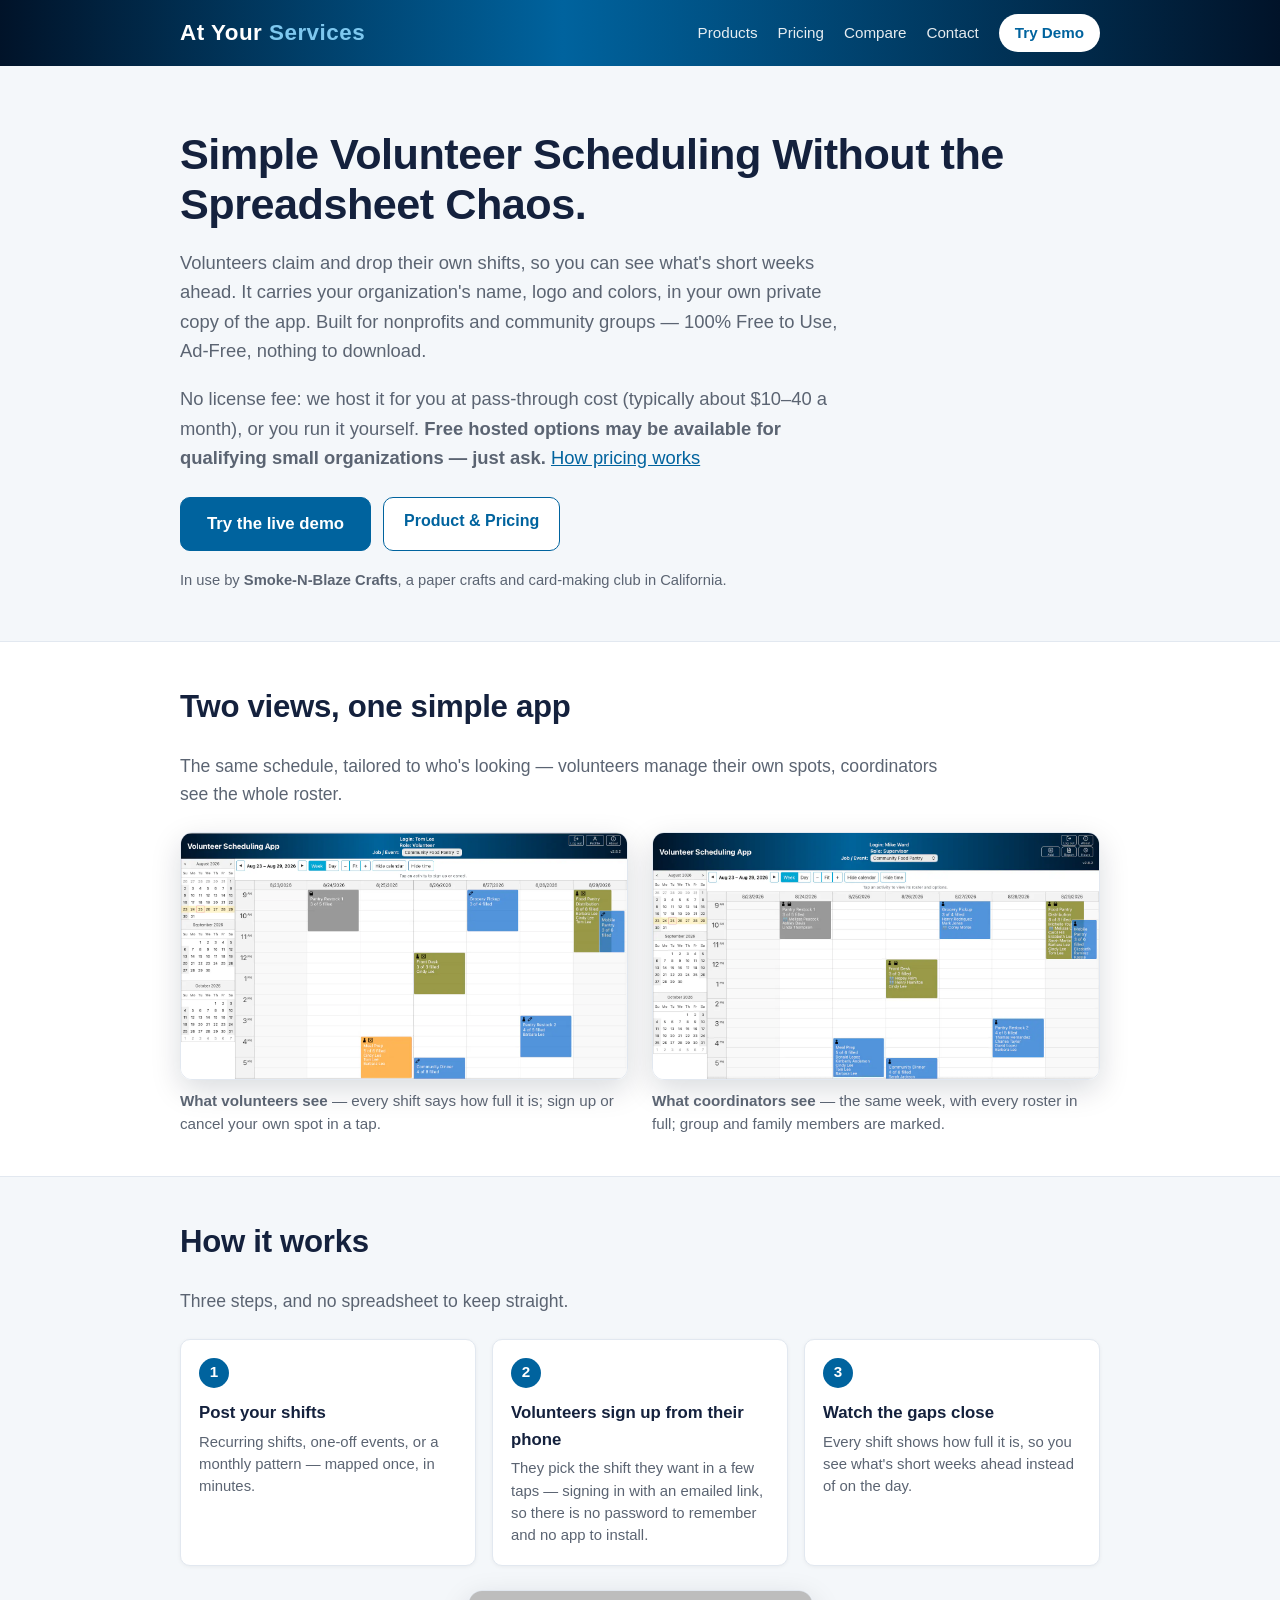
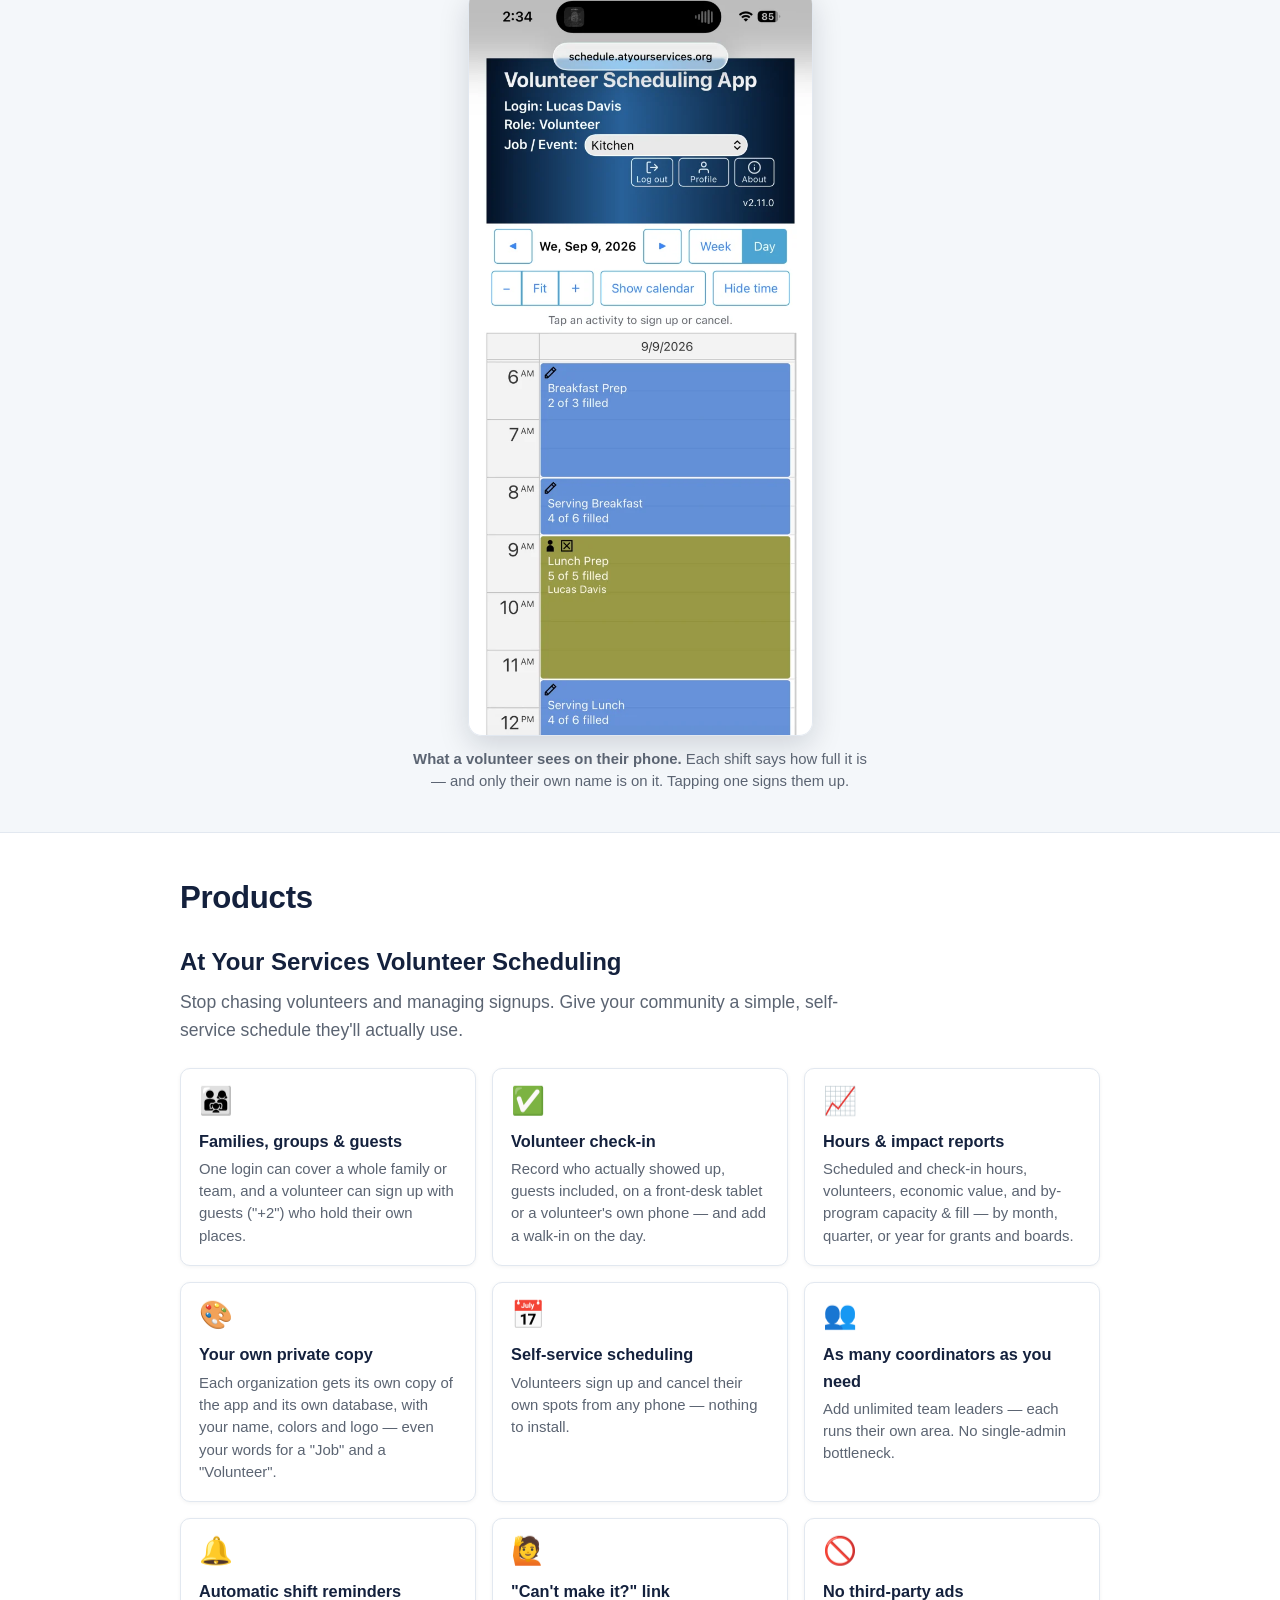
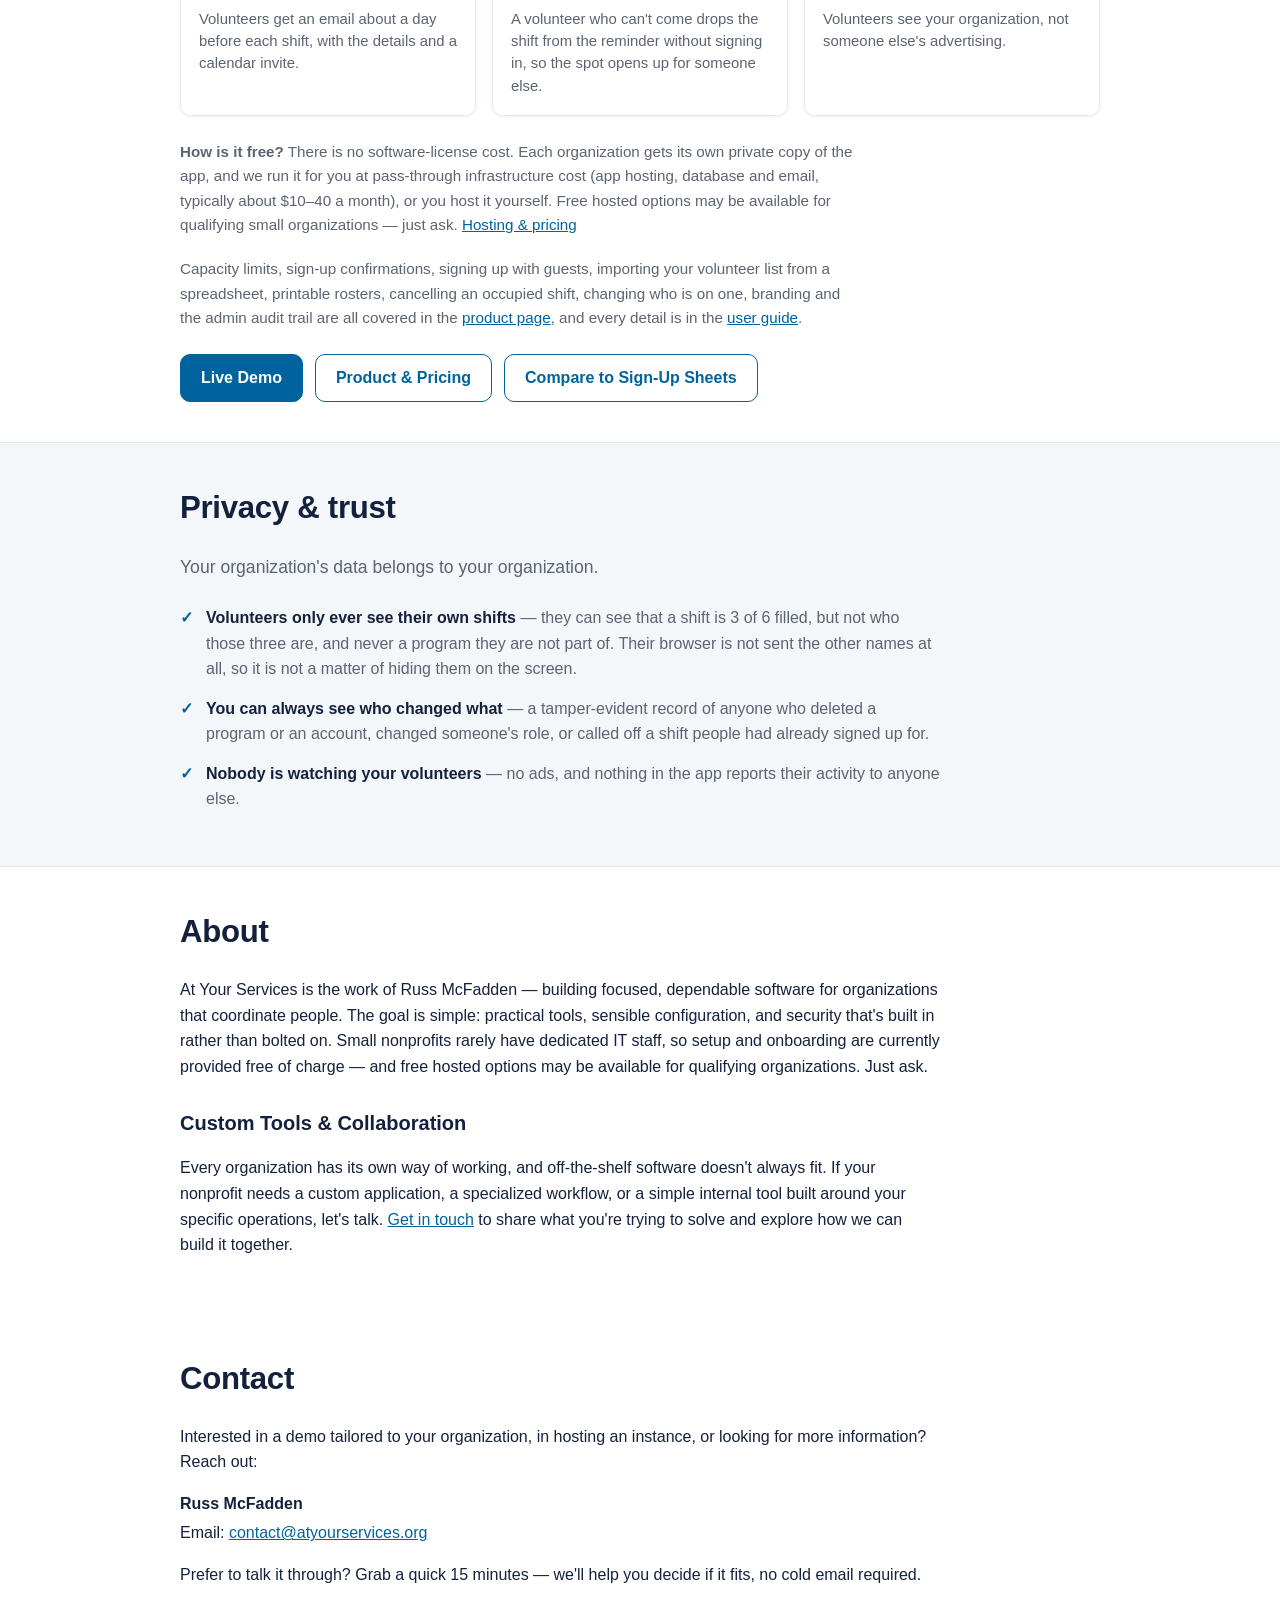
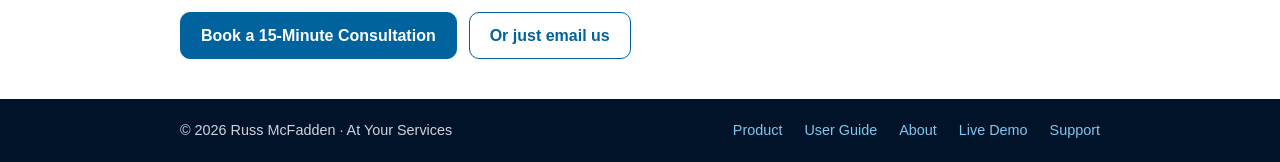
<file: index.html>
<!DOCTYPE html>
<html lang="en">
<head>
  <meta charset="utf-8" />
  <meta name="viewport" content="width=device-width, initial-scale=1" />
  <title>Free Volunteer Scheduling App for Nonprofits | At Your Services</title>
  <meta name="description" content="Free, ad-free volunteer scheduling for small nonprofits. Volunteers claim and drop their own shifts from any phone, with day-of check-in and hours reports." />
  <link rel="canonical" href="https://atyourservices.org/" />
  <meta name="theme-color" content="#00639e" />

  <!-- Icons -->
  <link rel="icon" href="/favicon.svg" type="image/svg+xml" />
  <link rel="icon" href="/favicon.ico" sizes="any" />
  <link rel="apple-touch-icon" href="/apple-touch-icon.png" />

  <!-- Open Graph / Twitter -->
  <meta property="og:type" content="website" />
  <meta property="og:site_name" content="At Your Services" />
  <meta property="og:title" content="Free Volunteer Scheduling App for Nonprofits | At Your Services" />
  <meta property="og:description" content="Free, ad-free volunteer scheduling for small nonprofits. Volunteers claim and drop their own shifts from any phone, with day-of check-in and hours reports." />
  <meta property="og:url" content="https://atyourservices.org/" />
  <meta property="og:image" content="https://atyourservices.org/og-image.png" />
  <meta property="og:image:width" content="1200" />
  <meta property="og:image:height" content="630" />
  <meta name="twitter:card" content="summary_large_image" />
  <meta name="twitter:title" content="Free Volunteer Scheduling App for Nonprofits | At Your Services" />
  <meta name="twitter:description" content="Free, ad-free volunteer scheduling for small nonprofits. Volunteers claim and drop their own shifts from any phone, with day-of check-in and hours reports." />
  <meta name="twitter:image" content="https://atyourservices.org/og-image.png" />

  <link rel="stylesheet" href="styles.css?v=20261120" />

  <script type="application/ld+json">
  {
    "@context": "https://schema.org",
    "@type": "Organization",
    "name": "At Your Services",
    "url": "https://atyourservices.org/",
    "logo": "https://atyourservices.org/apple-touch-icon.png",
    "description": "At Your Services builds volunteer scheduling software and custom operational tools for nonprofits, ministries, schools, clubs, and community groups.",
    "founder": {
      "@type": "Person",
      "name": "Russ McFadden"
    },
    "contactPoint": {
      "@type": "ContactPoint",
      "contactType": "sales",
      "email": "contact@atyourservices.org"
    }
  }
  </script>

  <script type="application/ld+json">
  {
    "@context": "https://schema.org",
    "@type": "WebSite",
    "name": "At Your Services",
    "url": "https://atyourservices.org/",
    "publisher": {
      "@type": "Organization",
      "name": "At Your Services",
      "url": "https://atyourservices.org/"
    }
  }
  </script>

  <script type="application/ld+json">
  {
    "@context": "https://schema.org",
    "@type": "SoftwareApplication",
    "name": "At Your Services Volunteer Scheduling",
    "applicationCategory": "BusinessApplication",
    "operatingSystem": "Web",
    "url": "https://atyourservices.org/products/scheduling",
    "description": "Free, ad-free volunteer scheduling for small nonprofits. Volunteers claim and drop their own shifts from any phone, with family and group accounts, guests, day-of check-in, and volunteer-hours reports for boards and funders.",
    "image": "https://atyourservices.org/og-image.png",
    "offers": {
      "@type": "Offer",
      "price": "0",
      "priceCurrency": "USD",
      "description": "No software-license cost; optional managed hosting at pass-through infrastructure cost."
    },
    "publisher": {
      "@type": "Organization",
      "name": "At Your Services",
      "url": "https://atyourservices.org/"
    }
  }
  </script>
</head>
<body>
  <header class="site-header">
    <div class="wrap header-inner">
      <a class="brand" href="/">At Your <span>Services</span></a>
      <nav class="nav">
        <a href="#products">Products</a>
        <a href="products/scheduling#pricing">Pricing</a>
        <a href="free-volunteer-scheduling">Compare</a>
        <a href="#contact">Contact</a>
        <a class="nav-demo" href="/demo" target="_blank" rel="noopener">Try Demo</a>
      </nav>
    </div>
  </header>

  <section class="hero">
    <div class="wrap">
      <h1>Simple Volunteer Scheduling Without the Spreadsheet Chaos.</h1>
      <p class="lead">
        Volunteers claim and drop their own shifts, so you can see what's short weeks ahead.
        It carries your organization's name, logo and colors, in your own private copy of the app.
        Built for nonprofits and community groups — 100% Free to Use, Ad-Free, nothing to download.
      </p>
      <p class="lead">
        No license fee: we host it for you at pass-through cost (typically about $10&ndash;40 a month), or
        you run it yourself. <strong>Free hosted options may be available for qualifying small organizations — just ask.</strong> <a href="products/scheduling#pricing">How pricing works</a>
      </p>
      <div class="cta-row">
        <a class="btn btn-primary btn-lg" href="/demo" target="_blank" rel="noopener">Try the live demo</a>
        <a class="btn btn-ghost" href="products/scheduling">Product &amp; Pricing</a>
      </div>
      <p class="hero-note">
        In use by <strong>Smoke-N-Blaze Crafts</strong>, a paper crafts and card-making club in California.
      </p>
    </div>
  </section>

  <main>
    <section class="section showcase">
      <div class="wrap">
        <h2>Two views, one simple app</h2>
        <p class="showcase-intro">
          The same schedule, tailored to who's looking — volunteers manage their own spots, coordinators
          see the whole roster.
        </p>
        <div class="shots">
          <figure class="shot">
            <!-- Deliberately NOT lazy: the hero above is text-only, so this is the first large paint
                 in a desktop viewport. Cloudflare RUM named it the LCP element at 7,272ms while it
                 carried the lazy attribute - a browser cannot request an image it has not yet
                 discovered, and discovery waits on layout.
                 The second shot below stays lazy. -->
            <img src="products/volunteer-preview.webp"
                 alt="Volunteer view — a week of food-pantry shifts, each labelled with how many of its places are filled and color-coded by whether it still needs people"
                 width="1405" height="774"
                 onerror="this.closest('figure').style.display='none'" />
            <figcaption><strong>What volunteers see</strong> — every shift says how full it is; sign up or cancel your own spot in a tap.</figcaption>
          </figure>
          <figure class="shot">
            <img src="products/coordinator-preview.webp"
                 alt="Coordinator view of that same week — every shift lists its full roster by name, with group-account members marked"
                 width="1404" height="774"
                 loading="lazy"
                 onerror="this.closest('figure').style.display='none'" />
            <figcaption><strong>What coordinators see</strong> — the same week, with every roster in full; group and family members are marked.</figcaption>
          </figure>
        </div>
      </div>
    </section>


    <section id="how" class="section section-alt">
      <div class="wrap">
        <h2>How it works</h2>
        <p class="showcase-intro">Three steps, and no spreadsheet to keep straight.</p>
        <ol class="steps">
          <li>
            <h3>Post your shifts</h3>
            <p>Recurring shifts, one-off events, or a monthly pattern — mapped once, in minutes.</p>
          </li>
          <li>
            <h3>Volunteers sign up from their phone</h3>
            <p>They pick the shift they want in a few taps — signing in with an emailed link, so there is
               no password to remember and no app to install.</p>
          </li>
          <li>
            <h3>Watch the gaps close</h3>
            <p>Every shift shows how full it is, so you see what's short weeks ahead instead of on the day.</p>
          </li>
        </ol>
        <figure class="phone-shot">
          <img src="products/volunteer-phone.webp"
               alt="A volunteer's phone showing one day in the Kitchen: Breakfast Prep 2 of 3 filled, Serving Breakfast 4 of 6, Lunch Prep full at 5 of 5 with their own name on it, Serving Lunch 4 of 6"
               width="620" height="1345" loading="lazy"
               onerror="this.closest('figure').style.display='none'" />
          <figcaption>
            <strong>What a volunteer sees on their phone.</strong> Each shift says how full it is —
            and only their own name is on it. Tapping one signs them up.
          </figcaption>
        </figure>
      </div>
    </section>

    <section id="products" class="section">
      <div class="wrap">
        <h2>Products</h2>
        <article class="product">
          <h3>At Your Services Volunteer Scheduling</h3>
          <p class="product-intro">
            Stop chasing volunteers and managing signups. Give your community a simple, self-service
            schedule they'll actually use.
          </p>
          <div class="feature-grid">
            <div class="feature-item">
              <span class="ico" aria-hidden="true">👨‍👩‍👧</span>
              <h4>Families, groups &amp; guests</h4>
              <p>One login can cover a whole family or team, and a volunteer can sign up with guests ("+2") who hold their own places.</p>
            </div>
            <div class="feature-item">
              <span class="ico" aria-hidden="true">✅</span>
              <h4>Volunteer check-in</h4>
              <p>Record who actually showed up, guests included, on a front-desk tablet or a volunteer's own phone — and add a walk-in on the day.</p>
            </div>
            <div class="feature-item">
              <span class="ico" aria-hidden="true">📈</span>
              <h4>Hours &amp; impact reports</h4>
              <p>Scheduled and check-in hours, volunteers, economic value, and by-program capacity &amp; fill — by month, quarter, or year for grants and boards.</p>
            </div>
            <div class="feature-item">
              <span class="ico" aria-hidden="true">🎨</span>
              <h4>Your own private copy</h4>
              <p>Each organization gets its own copy of the app and its own database, with your name, colors and logo — even your words for a "Job" and a "Volunteer".</p>
            </div>
            <div class="feature-item">
              <span class="ico" aria-hidden="true">📅</span>
              <h4>Self-service scheduling</h4>
              <p>Volunteers sign up and cancel their own spots from any phone — nothing to install.</p>
            </div>
            <div class="feature-item">
              <span class="ico" aria-hidden="true">👥</span>
              <h4>As many coordinators as you need</h4>
              <p>Add unlimited team leaders — each runs their own area. No single-admin bottleneck.</p>
            </div>
            <div class="feature-item">
              <span class="ico" aria-hidden="true">🔔</span>
              <h4>Automatic shift reminders</h4>
              <p>Volunteers get an email about a day before each shift, with the details and a calendar invite.</p>
            </div>
            <div class="feature-item">
              <span class="ico" aria-hidden="true">🙋</span>
              <h4>"Can't make it?" link</h4>
              <p>A volunteer who can't come drops the shift from the reminder without signing in, so the spot opens up for someone else.</p>
            </div>
            <div class="feature-item">
              <span class="ico" aria-hidden="true">🚫</span>
              <h4>No third-party ads</h4>
              <p>Volunteers see your organization, not someone else's advertising.</p>
            </div>
          </div>
          <p class="product-more">
            <strong>How is it free?</strong> There is no software-license cost. Each organization gets its own
            private copy of the app, and we run it for you at pass-through infrastructure cost (app hosting,
            database and email, typically about $10&ndash;40 a month), or you host it yourself. Free hosted
            options may be available for qualifying small organizations &mdash; just ask.
            <a href="products/scheduling#pricing">Hosting &amp; pricing</a>
          </p>
          <p class="product-more">
            Capacity limits, sign-up confirmations, signing up with guests, importing your volunteer list from a spreadsheet, printable rosters, cancelling an occupied
            shift, changing who is on one, branding and the admin audit trail are all covered in the
            <a href="products/scheduling">product page</a>, and every detail is in the
            <a href="products/scheduling-guide">user guide</a>.
          </p>
          <div class="cta-row">
            <a class="btn btn-primary" href="/demo" target="_blank" rel="noopener">Live Demo</a>
            <a class="btn btn-ghost" href="products/scheduling">Product &amp; Pricing</a>
            <a class="btn btn-ghost" href="free-volunteer-scheduling">Compare to Sign-Up Sheets</a>
          </div>
        </article>

      </div>
    </section>


    <section id="privacy" class="section section-alt">
      <div class="wrap">
        <h2>Privacy &amp; trust</h2>
        <p class="showcase-intro">Your organization's data belongs to your organization.</p>
        <ul class="trust-list">
          <li><strong>Volunteers only ever see their own shifts</strong> — they can see that a shift is
            3 of 6 filled, but not who those three are, and never a program they are not part of.
            Their browser is not sent the other names at all, so it is not a matter of hiding them on
            the screen.</li>
          <li><strong>You can always see who changed what</strong> — a tamper-evident record of anyone
            who deleted a program or an account, changed someone's role, or called off a shift people
            had already signed up for.</li>
          <li><strong>Nobody is watching your volunteers</strong> — no ads, and nothing in the app
            reports their activity to anyone else.</li>
        </ul>
      </div>
    </section>

    <section id="about" class="section">
      <div class="wrap">
        <h2>About</h2>
        <p>
          At Your Services is the work of Russ McFadden — building focused, dependable software for
          organizations that coordinate people. The goal is simple: practical tools, sensible
          configuration, and security that's built in rather than bolted on. Small nonprofits rarely have
          dedicated IT staff, so setup and onboarding are currently provided free of charge — and free
          hosted options may be available for qualifying organizations. Just ask.
        </p>
        <h3>Custom Tools &amp; Collaboration</h3>
        <p>
          Every organization has its own way of working, and off-the-shelf software doesn't always fit.
          If your nonprofit needs a custom application, a specialized workflow, or a simple internal
          tool built around your specific operations, let's talk. <a href="#contact">Get in touch</a>
          to share what you're trying to solve and explore how we can build it together.
        </p>
      </div>
    </section>

    <section id="contact" class="section">
      <div class="wrap">
        <h2>Contact</h2>
        <p>Interested in a demo tailored to your organization, in hosting an instance, or looking for more information? Reach out:</p>
        <ul class="contact-list">
          <li><strong>Russ McFadden</strong></li>
          <li>Email: <a href="mailto:contact@atyourservices.org">contact@atyourservices.org</a></li>
        </ul>
        <p>Prefer to talk it through? Grab a quick 15 minutes — we'll help you decide if it fits, no cold email required.</p>
        <div class="cta-row">
          <!-- Google Calendar appointment schedule (direct link; opens the booking page in a new tab). -->
          <a class="btn btn-primary" href="/book" target="_blank" rel="noopener">Book a 15-Minute Consultation</a>
          <a class="btn btn-ghost" href="mailto:contact@atyourservices.org">Or just email us</a>
        </div>
      </div>
    </section>
  </main>

  <footer class="site-footer">
    <div class="wrap footer-inner">
      <span>© <span id="year"></span> Russ McFadden · At Your Services</span>
      <nav class="footer-links">
        <a href="products/scheduling">Product</a>
        <a href="products/scheduling-guide">User Guide</a>
        <a href="#about">About</a>
        <a href="/demo" target="_blank" rel="noopener">Live Demo</a>
        <a href="mailto:contact@atyourservices.org">Support</a>
      </nav>
    </div>
  </footer>
  <script>
    document.getElementById('year').textContent = new Date().getFullYear();

    // The header is sticky, so a nav jump to #how / #products lands the heading underneath it unless the
    // target reserves the header's height - and that height is not one number (it grows to a column
    // under 600px, and page zoom moves the boundary). Measured here, same as the product page; the CSS
    // fallback is the TALLER value, so with no script an anchor sits low rather than hidden.
    (function () {
      var hdr = document.querySelector('.site-header');
      if (!hdr) return;
      var set = function () {
        document.documentElement.style.setProperty('--header-h', hdr.offsetHeight + 'px');
      };
      set();
      addEventListener('resize', set);
    })();
  </script>
</body>
</html>
</file>
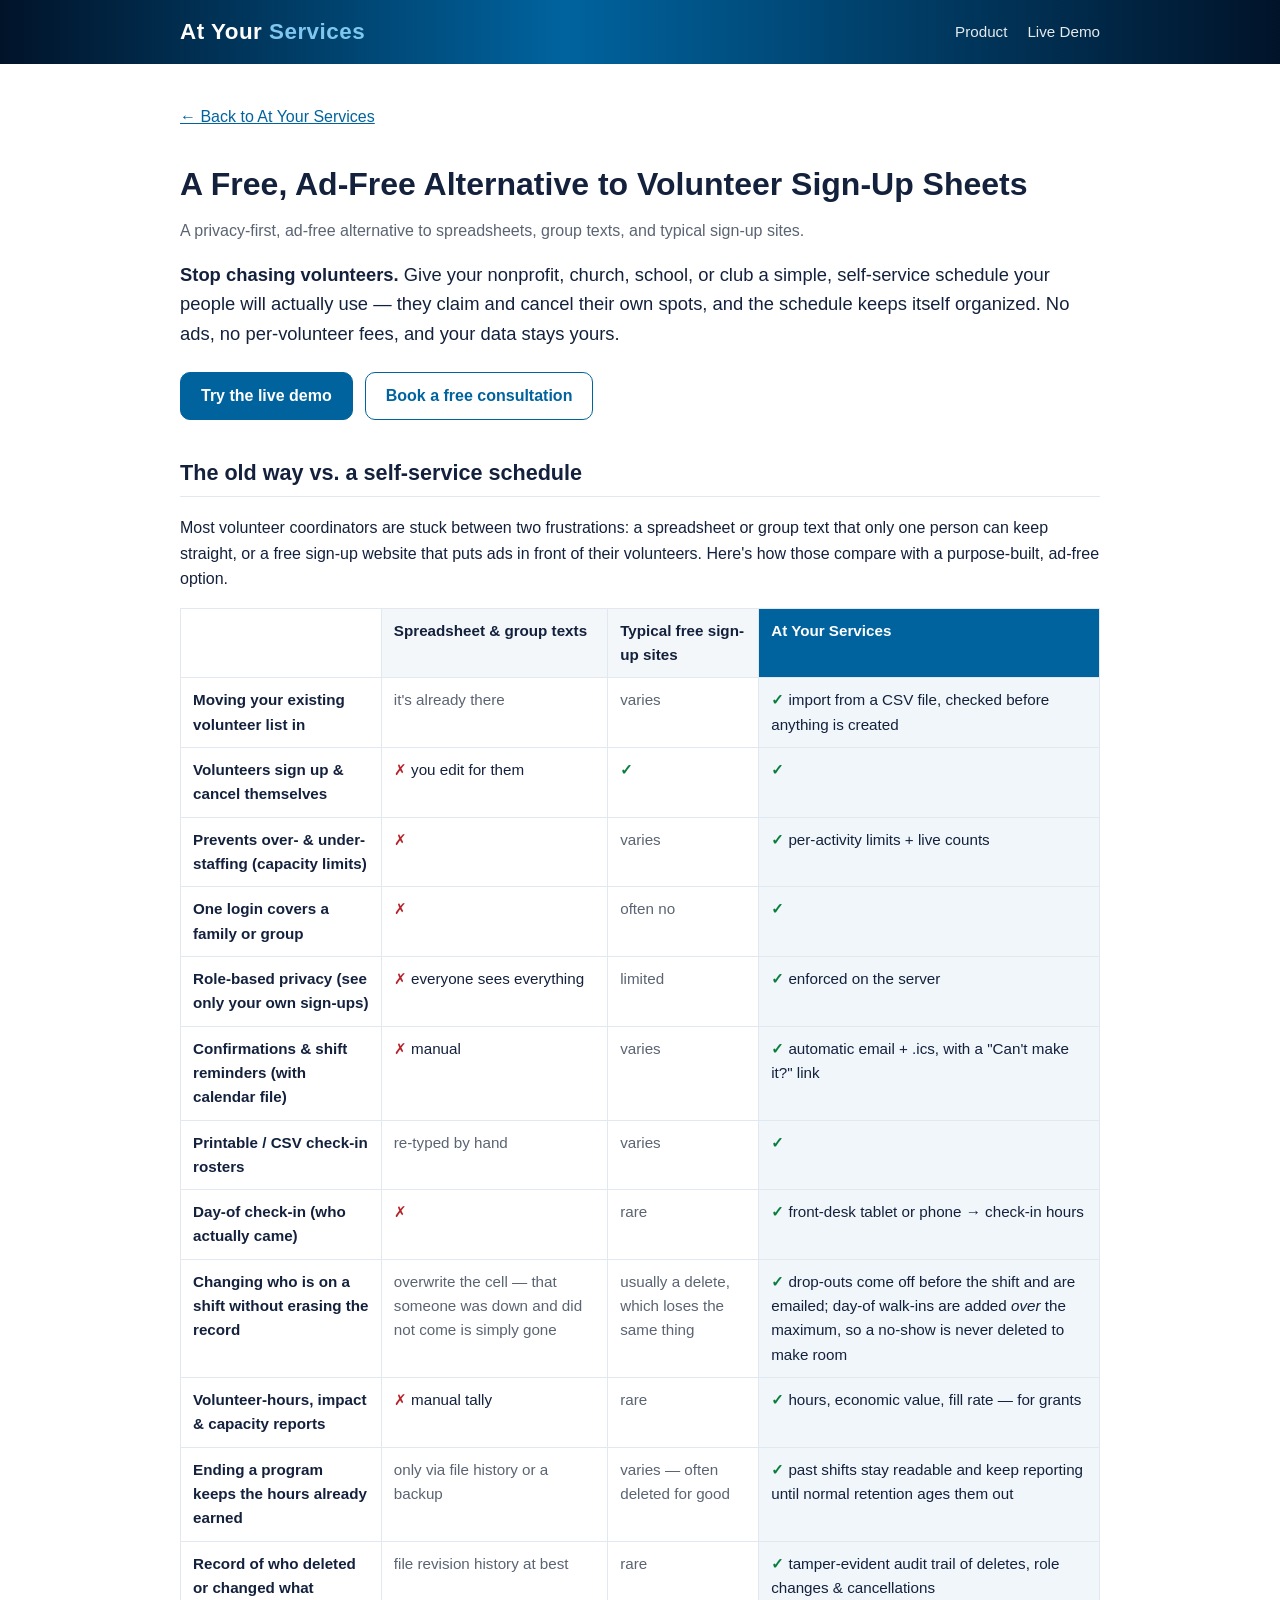
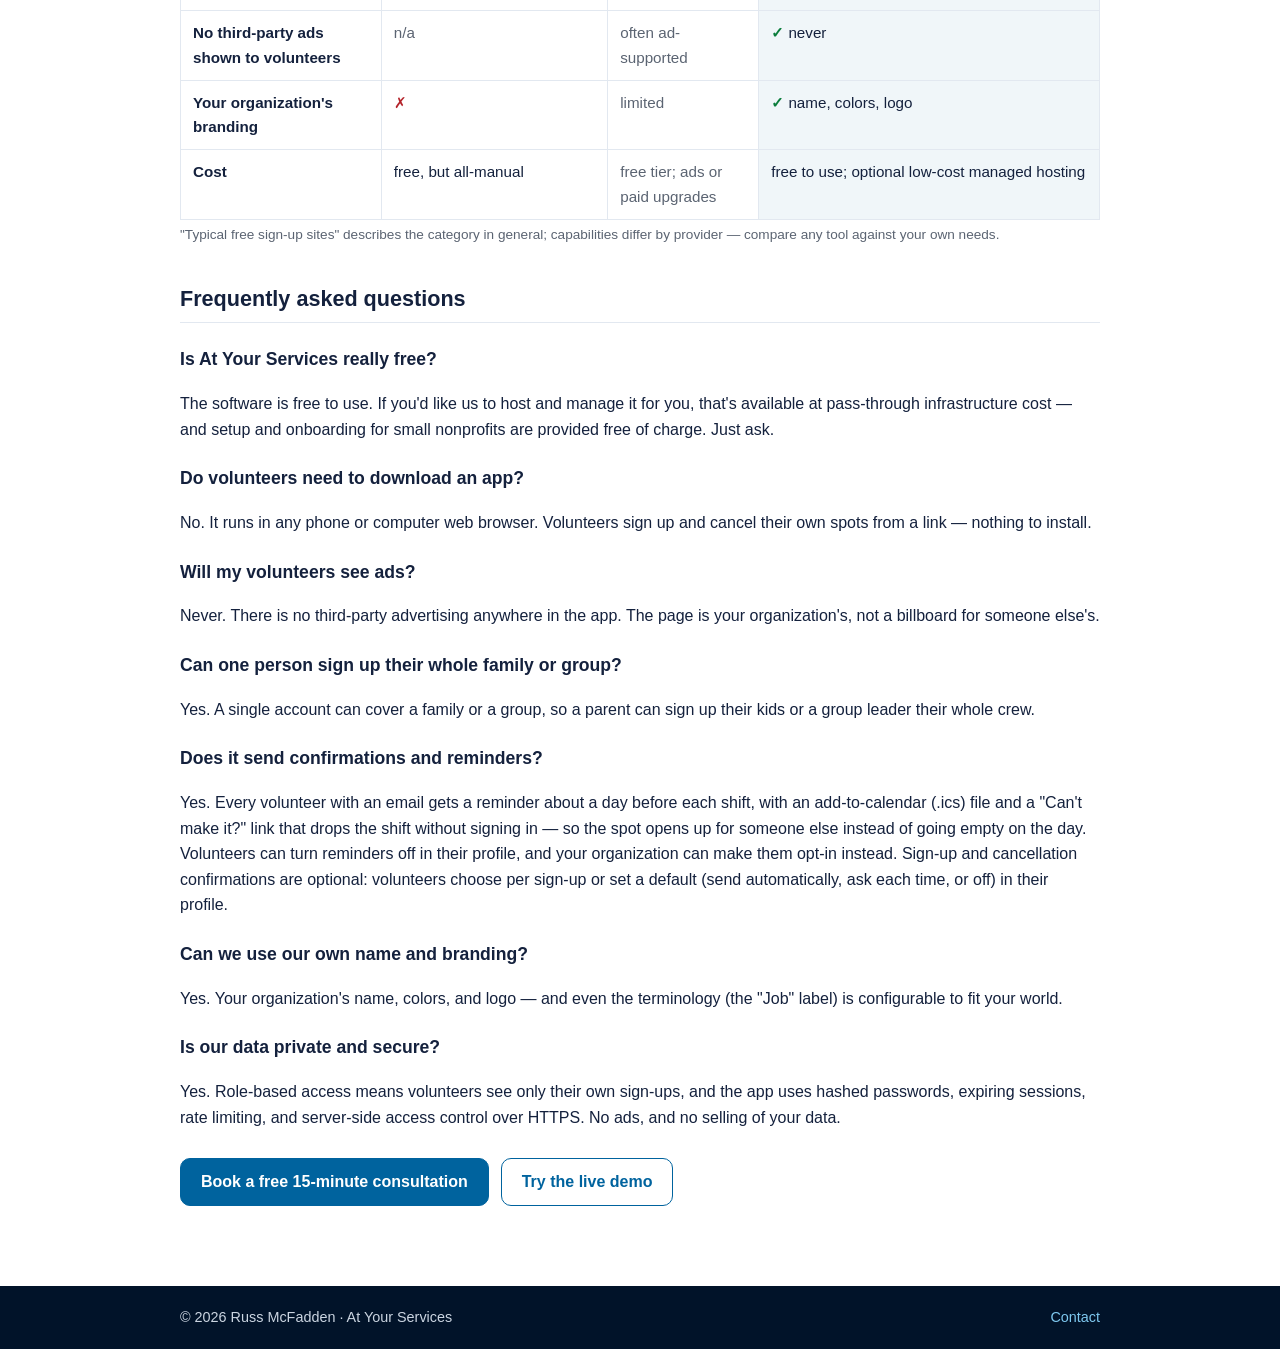
<file: free-volunteer-scheduling.html>
<!DOCTYPE html>
<html lang="en">
<head>
  <meta charset="utf-8" />
  <meta name="viewport" content="width=device-width, initial-scale=1" />
  <title>Free, Ad-Free Volunteer Sign-Up Sheet Alternative | At Your Services</title>
  <meta name="description" content="Free, ad-free volunteer scheduling for nonprofits and churches: volunteers book and cancel their own spots, with capacity limits and shift reminders." />
  <link rel="canonical" href="https://atyourservices.org/free-volunteer-scheduling" />
  <meta name="theme-color" content="#00639e" />

  <!-- Icons -->
  <link rel="icon" href="/favicon.svg" type="image/svg+xml" />
  <link rel="icon" href="/favicon.ico" sizes="any" />
  <link rel="apple-touch-icon" href="/apple-touch-icon.png" />

  <!-- Open Graph / Twitter -->
  <meta property="og:type" content="website" />
  <meta property="og:site_name" content="At Your Services" />
  <meta property="og:title" content="Free, Ad-Free Volunteer Sign-Up Sheet Alternative | At Your Services" />
  <meta property="og:description" content="A privacy-first, ad-free alternative to spreadsheets, group texts, and typical sign-up sites. Volunteers manage their own spots; you stop chasing." />
  <meta property="og:url" content="https://atyourservices.org/free-volunteer-scheduling" />
  <meta property="og:image" content="https://atyourservices.org/og-image.png" />
  <meta property="og:image:width" content="1200" />
  <meta property="og:image:height" content="630" />
  <meta name="twitter:card" content="summary_large_image" />
  <meta name="twitter:title" content="Free, Ad-Free Volunteer Sign-Up Sheet Alternative | At Your Services" />
  <meta name="twitter:description" content="A privacy-first, ad-free alternative to spreadsheets, group texts, and typical sign-up sites. Volunteers manage their own spots; you stop chasing." />
  <meta name="twitter:image" content="https://atyourservices.org/og-image.png" />

  <link rel="stylesheet" href="styles.css?v=20260909" />

  <style>
    /* page-scoped styling for the comparison table + FAQ, reusing the site's tokens */
    .cmp-wrap { overflow-x: auto; margin: 8px 0 4px; }
    table.cmp { border-collapse: collapse; width: 100%; min-width: 640px; font-size: 0.95rem; }
    table.cmp th, table.cmp td { border: 1px solid var(--border); padding: 10px 12px; text-align: left; vertical-align: top; }
    table.cmp thead th { background: var(--bg-alt); color: var(--ink); }
    table.cmp th.rowh { font-weight: 600; background: #fff; }
    table.cmp th.us, table.cmp td.us { background: rgba(0, 99, 158, 0.06); }
    table.cmp thead th.us { background: var(--accent); color: #fff; }
    table.cmp .yes { color: #0a7d3c; font-weight: 600; }
    table.cmp .no { color: #b4232a; }
    table.cmp .maybe { color: var(--muted); }
    .faq h3 { margin-top: 22px; }
    .faq p { margin-top: 6px; }
  </style>

  <script type="application/ld+json">
  {
    "@context": "https://schema.org",
    "@type": "BreadcrumbList",
    "itemListElement": [
      { "@type": "ListItem", "position": 1, "name": "Home", "item": "https://atyourservices.org/" },
      { "@type": "ListItem", "position": 2, "name": "Free Sign-Up Sheet Alternative", "item": "https://atyourservices.org/free-volunteer-scheduling" }
    ]
  }
  </script>

  <script type="application/ld+json">
  {
    "@context": "https://schema.org",
    "@type": "FAQPage",
    "mainEntity": [
      {
        "@type": "Question",
        "name": "Is At Your Services really free?",
        "acceptedAnswer": { "@type": "Answer", "text": "The software is free to use. If you'd like us to host and manage it for you, that's available at pass-through infrastructure cost, and setup and onboarding for small nonprofits are provided free of charge." }
      },
      {
        "@type": "Question",
        "name": "Do volunteers need to download an app?",
        "acceptedAnswer": { "@type": "Answer", "text": "No. It runs in any phone or computer web browser. Volunteers sign up and cancel their own spots from a link — nothing to install." }
      },
      {
        "@type": "Question",
        "name": "Will my volunteers see ads?",
        "acceptedAnswer": { "@type": "Answer", "text": "Never. There is no third-party advertising anywhere in the app. The page is your organization's, not a billboard for someone else's." }
      },
      {
        "@type": "Question",
        "name": "Can one person sign up their whole family or group?",
        "acceptedAnswer": { "@type": "Answer", "text": "Yes. A single account can cover a family or a group, so a parent can sign up their kids or a group leader their whole crew." }
      },
      {
        "@type": "Question",
        "name": "Does it send confirmations and reminders?",
        "acceptedAnswer": { "@type": "Answer", "text": "Yes. Every volunteer with an email gets a reminder about a day before each shift, with an add-to-calendar (.ics) file and a \"Can't make it?\" link that drops the shift without signing in, so the spot opens up for someone else. Volunteers can turn reminders off in their profile, and your organization can make them opt-in instead. Sign-up and cancellation confirmations are optional: volunteers choose per sign-up or set a default in their profile." }
      },
      {
        "@type": "Question",
        "name": "Can we use our own name and branding?",
        "acceptedAnswer": { "@type": "Answer", "text": "Yes. Your organization's name, colors, and logo — and even the terminology (the \"Job\" label) is configurable to fit your world." }
      },
      {
        "@type": "Question",
        "name": "Is our data private and secure?",
        "acceptedAnswer": { "@type": "Answer", "text": "Yes. Role-based access means volunteers see only their own sign-ups, and the app uses hashed passwords, expiring sessions, rate limiting, and server-side access control over HTTPS. No ads, and no selling of your data." }
      }
    ]
  }
  </script>
</head>
<body>
  <header class="site-header">
    <div class="wrap header-inner">
      <a class="brand" href="/">At Your <span>Services</span></a>
      <nav class="nav">
        <a href="/products/scheduling">Product</a>
        <a href="/demo" target="_blank" rel="noopener">Live Demo</a>
      </nav>
    </div>
  </header>

  <main class="doc">
    <div class="wrap">
      <a class="backlink" href="/">← Back to At Your Services</a>
      <h1>A Free, Ad-Free Alternative to Volunteer Sign-Up Sheets</h1>
      <p class="subtitle">A privacy-first, ad-free alternative to spreadsheets, group texts, and typical sign-up sites.</p>
      <p class="lead-hook">
        <strong>Stop chasing volunteers.</strong> Give your nonprofit, church, school, or club a simple,
        self-service schedule your people will actually use — they claim and cancel their own spots, and
        the schedule keeps itself organized. No ads, no per-volunteer fees, and your data stays yours.
      </p>
      <p class="cta-row">
        <a class="btn btn-primary" href="/demo" target="_blank" rel="noopener">Try the live demo</a>
        <a class="btn btn-ghost" href="/#contact">Book a free consultation</a>
      </p>

      <h2>The old way vs. a self-service schedule</h2>
      <p>
        Most volunteer coordinators are stuck between two frustrations: a spreadsheet or group text that
        only one person can keep straight, or a free sign-up website that puts ads in front of their
        volunteers. Here's how those compare with a purpose-built, ad-free option.
      </p>
      <div class="cmp-wrap">
        <table class="cmp">
          <thead>
            <tr>
              <th class="rowh">&nbsp;</th>
              <th>Spreadsheet &amp; group texts</th>
              <th>Typical free sign-up sites</th>
              <th class="us">At Your Services</th>
            </tr>
          </thead>
          <tbody>
            <tr>
              <th class="rowh">Moving your existing volunteer list in</th>
              <td class="maybe">it's already there</td>
              <td class="maybe">varies</td>
              <td class="us"><span class="yes">✓</span> import from a CSV file, checked before anything is created</td>
            </tr>
            <tr>
              <th class="rowh">Volunteers sign up &amp; cancel themselves</th>
              <td><span class="no">✗</span> you edit for them</td>
              <td><span class="yes">✓</span></td>
              <td class="us"><span class="yes">✓</span></td>
            </tr>
            <tr>
              <th class="rowh">Prevents over- &amp; under-staffing (capacity limits)</th>
              <td><span class="no">✗</span></td>
              <td class="maybe">varies</td>
              <td class="us"><span class="yes">✓</span> per-activity limits + live counts</td>
            </tr>
            <tr>
              <th class="rowh">One login covers a family or group</th>
              <td><span class="no">✗</span></td>
              <td class="maybe">often no</td>
              <td class="us"><span class="yes">✓</span></td>
            </tr>
            <tr>
              <th class="rowh">Role-based privacy (see only your own sign-ups)</th>
              <td><span class="no">✗</span> everyone sees everything</td>
              <td class="maybe">limited</td>
              <td class="us"><span class="yes">✓</span> enforced on the server</td>
            </tr>
            <tr>
              <th class="rowh">Confirmations &amp; shift reminders (with calendar file)</th>
              <td><span class="no">✗</span> manual</td>
              <td class="maybe">varies</td>
              <td class="us"><span class="yes">✓</span> automatic email + .ics, with a "Can't make it?" link</td>
            </tr>
            <tr>
              <th class="rowh">Printable / CSV check-in rosters</th>
              <td class="maybe">re-typed by hand</td>
              <td class="maybe">varies</td>
              <td class="us"><span class="yes">✓</span></td>
            </tr>
            <tr>
              <th class="rowh">Day-of check-in (who actually came)</th>
              <td><span class="no">✗</span></td>
              <td class="maybe">rare</td>
              <td class="us"><span class="yes">✓</span> front-desk tablet or phone → check-in hours</td>
            </tr>
            <tr>
              <th class="rowh">Changing who is on a shift without erasing the record</th>
              <td class="maybe">overwrite the cell — that someone was down and did not come is simply gone</td>
              <td class="maybe">usually a delete, which loses the same thing</td>
              <td class="us"><span class="yes">✓</span> drop-outs come off before the shift and are emailed; day-of walk-ins are added <em>over</em> the maximum, so a no-show is never deleted to make room</td>
            </tr>
            <tr>
              <th class="rowh">Volunteer-hours, impact &amp; capacity reports</th>
              <td><span class="no">✗</span> manual tally</td>
              <td class="maybe">rare</td>
              <td class="us"><span class="yes">✓</span> hours, economic value, fill rate — for grants</td>
            </tr>
            <tr>
              <th class="rowh">Ending a program keeps the hours already earned</th>
              <td class="maybe">only via file history or a backup</td>
              <td class="maybe">varies — often deleted for good</td>
              <td class="us"><span class="yes">✓</span> past shifts stay readable and keep reporting until normal retention ages them out</td>
            </tr>
            <tr>
              <th class="rowh">Record of who deleted or changed what</th>
              <td class="maybe">file revision history at best</td>
              <td class="maybe">rare</td>
              <td class="us"><span class="yes">✓</span> tamper-evident audit trail of deletes, role changes &amp; cancellations</td>
            </tr>
            <tr>
              <th class="rowh">No third-party ads shown to volunteers</th>
              <td class="maybe">n/a</td>
              <td class="maybe">often ad-supported</td>
              <td class="us"><span class="yes">✓</span> never</td>
            </tr>
            <tr>
              <th class="rowh">Your organization's branding</th>
              <td><span class="no">✗</span></td>
              <td class="maybe">limited</td>
              <td class="us"><span class="yes">✓</span> name, colors, logo</td>
            </tr>
            <tr>
              <th class="rowh">Cost</th>
              <td>free, but all-manual</td>
              <td class="maybe">free tier; ads or paid upgrades</td>
              <td class="us">free to use; optional low-cost managed hosting</td>
            </tr>
          </tbody>
        </table>
      </div>
      <p class="subtitle" style="font-size:0.85rem;">
        "Typical free sign-up sites" describes the category in general; capabilities differ by provider —
        compare any tool against your own needs.
      </p>

      <h2>Frequently asked questions</h2>
      <div class="faq">
        <h3>Is At Your Services really free?</h3>
        <p>The software is free to use. If you'd like us to host and manage it for you, that's available at pass-through infrastructure cost — and setup and onboarding for small nonprofits are provided free of charge. Just ask.</p>

        <h3>Do volunteers need to download an app?</h3>
        <p>No. It runs in any phone or computer web browser. Volunteers sign up and cancel their own spots from a link — nothing to install.</p>

        <h3>Will my volunteers see ads?</h3>
        <p>Never. There is no third-party advertising anywhere in the app. The page is your organization's, not a billboard for someone else's.</p>

        <h3>Can one person sign up their whole family or group?</h3>
        <p>Yes. A single account can cover a family or a group, so a parent can sign up their kids or a group leader their whole crew.</p>

        <h3>Does it send confirmations and reminders?</h3>
        <p>Yes. Every volunteer with an email gets a reminder about a day before each shift, with an add-to-calendar (.ics) file and a "Can't make it?" link that drops the shift without signing in — so the spot opens up for someone else instead of going empty on the day. Volunteers can turn reminders off in their profile, and your organization can make them opt-in instead. Sign-up and cancellation confirmations are optional: volunteers choose per sign-up or set a default (send automatically, ask each time, or off) in their profile.</p>

        <h3>Can we use our own name and branding?</h3>
        <p>Yes. Your organization's name, colors, and logo — and even the terminology (the "Job" label) is configurable to fit your world.</p>

        <h3>Is our data private and secure?</h3>
        <p>Yes. Role-based access means volunteers see only their own sign-ups, and the app uses hashed passwords, expiring sessions, rate limiting, and server-side access control over HTTPS. No ads, and no selling of your data.</p>
      </div>

      <p class="cta-row" style="margin-top: 28px;">
        <a class="btn btn-primary" href="/#contact">Book a free 15-minute consultation</a>
        <a class="btn btn-ghost" href="/demo" target="_blank" rel="noopener">Try the live demo</a>
      </p>
    </div>
  </main>

  <footer class="site-footer">
    <div class="wrap footer-inner">
      <span>© <span id="year"></span> Russ McFadden · At Your Services</span>
      <a href="/#contact">Contact</a>
    </div>
  </footer>
  <script>document.getElementById('year').textContent = new Date().getFullYear();</script>
</body>
</html>
</file>
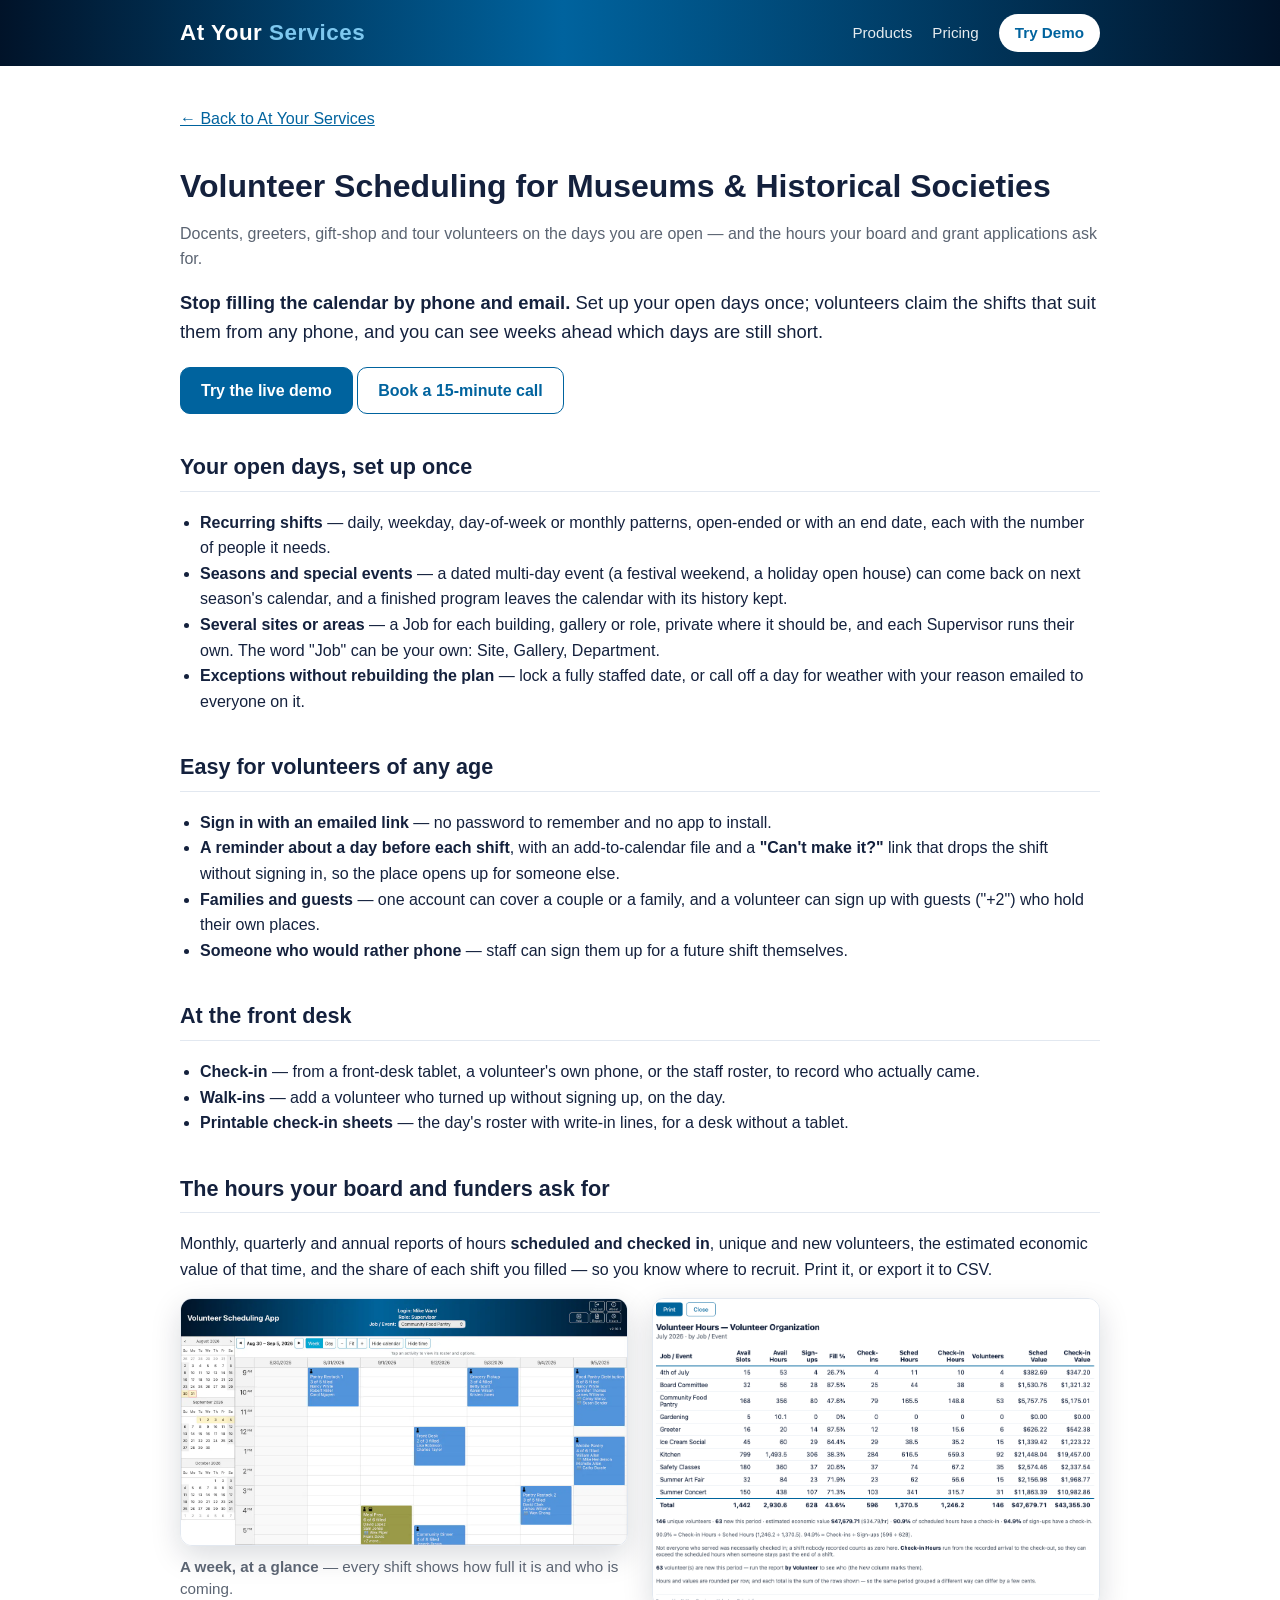
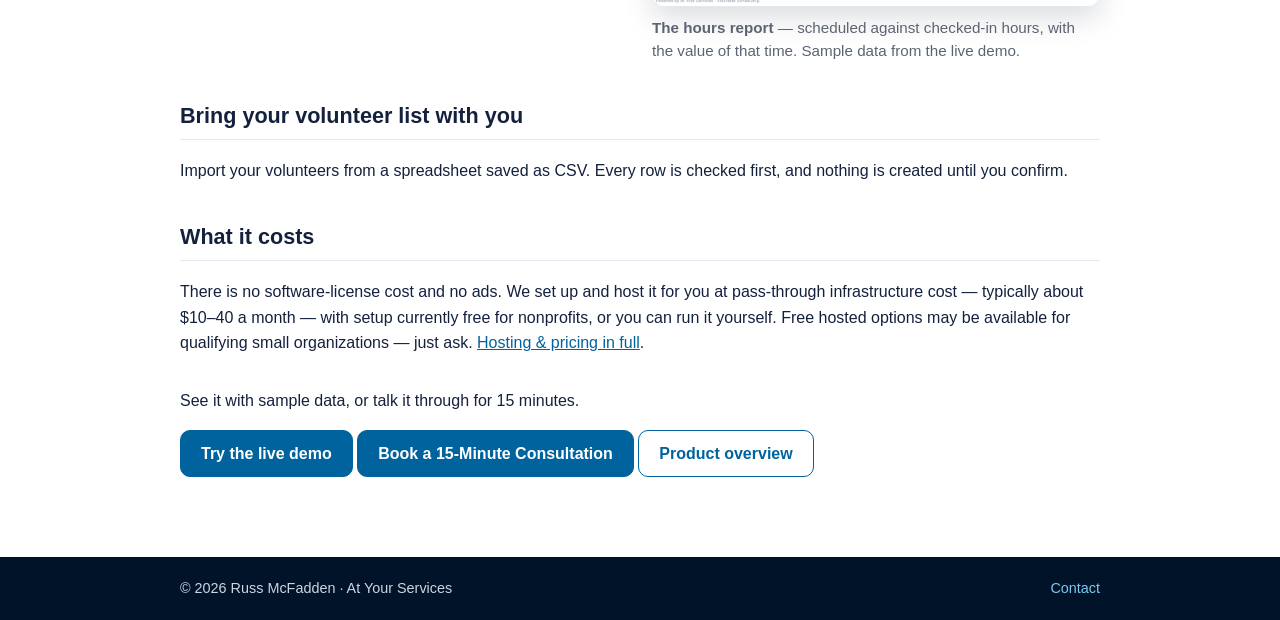
<file: volunteer-scheduling-for-museums.html>
<!DOCTYPE html>
<html lang="en">
<head>
  <meta charset="utf-8" />
  <meta name="viewport" content="width=device-width, initial-scale=1" />
  <title>Museum &amp; Historical Society Volunteer Scheduling | At Your Services</title>
  <meta name="description" content="Free, ad-free docent and volunteer scheduling for museums and historical societies: recurring open days, front-desk check-in, and hours reports for boards." />
  <link rel="canonical" href="https://atyourservices.org/volunteer-scheduling-for-museums" />
  <meta name="theme-color" content="#00639e" />

  <!-- Icons -->
  <link rel="icon" href="/favicon.svg" type="image/svg+xml" />
  <link rel="icon" href="/favicon.ico" sizes="any" />
  <link rel="apple-touch-icon" href="/apple-touch-icon.png" />

  <!-- Open Graph / Twitter -->
  <meta property="og:type" content="website" />
  <meta property="og:site_name" content="At Your Services" />
  <meta property="og:title" content="Museum &amp; Historical Society Volunteer Scheduling | At Your Services" />
  <meta property="og:description" content="Free, ad-free docent and volunteer scheduling for museums and historical societies: recurring open days, front-desk check-in, and hours reports for boards." />
  <meta property="og:url" content="https://atyourservices.org/volunteer-scheduling-for-museums" />
  <meta property="og:image" content="https://atyourservices.org/og-image.png" />
  <meta property="og:image:width" content="1200" />
  <meta property="og:image:height" content="630" />
  <meta name="twitter:card" content="summary_large_image" />
  <meta name="twitter:title" content="Museum &amp; Historical Society Volunteer Scheduling | At Your Services" />
  <meta name="twitter:description" content="Free, ad-free docent and volunteer scheduling for museums and historical societies: recurring open days, front-desk check-in, and hours reports for boards." />
  <meta name="twitter:image" content="https://atyourservices.org/og-image.png" />

  <link rel="stylesheet" href="styles.css?v=20260909" />

  <script type="application/ld+json">
  {
    "@context": "https://schema.org",
    "@type": "BreadcrumbList",
    "itemListElement": [
      { "@type": "ListItem", "position": 1, "name": "Home", "item": "https://atyourservices.org/" },
      { "@type": "ListItem", "position": 2, "name": "Volunteer Scheduling for Museums", "item": "https://atyourservices.org/volunteer-scheduling-for-museums" }
    ]
  }
  </script>
</head>
<body>
  <header class="site-header">
    <div class="wrap header-inner">
      <a class="brand" href="/">At Your <span>Services</span></a>
      <nav class="nav">
        <a href="/#products">Products</a>
        <a href="products/scheduling#pricing">Pricing</a>
        <a class="nav-demo" href="/demo?s=museums" target="_blank" rel="noopener">Try Demo</a>
      </nav>
    </div>
  </header>

  <main class="doc">
    <div class="wrap">
      <a class="backlink" href="/">← Back to At Your Services</a>
      <h1>Volunteer Scheduling for Museums &amp; Historical Societies</h1>
      <p class="subtitle">Docents, greeters, gift-shop and tour volunteers on the days you are open — and the hours your board and grant applications ask for.</p>
      <p class="lead-hook">
        <strong>Stop filling the calendar by phone and email.</strong> Set up your open days once;
        volunteers claim the shifts that suit them from any phone, and you can see weeks ahead which
        days are still short.
      </p>
      <p>
        <a class="btn btn-primary" href="/demo?s=museums" target="_blank" rel="noopener">Try the live demo</a>
        <a class="btn btn-ghost" href="/book" target="_blank" rel="noopener">Book a 15-minute call</a>
      </p>

      <h2 id="open-days">Your open days, set up once</h2>
      <ul>
        <li><strong>Recurring shifts</strong> — daily, weekday, day-of-week or monthly patterns, open-ended or with an end date, each with the number of people it needs.</li>
        <li><strong>Seasons and special events</strong> — a dated multi-day event (a festival weekend, a holiday open house) can come back on next season's calendar, and a finished program leaves the calendar with its history kept.</li>
        <li><strong>Several sites or areas</strong> — a Job for each building, gallery or role, private where it should be, and each Supervisor runs their own. The word "Job" can be your own: Site, Gallery, Department.</li>
        <li><strong>Exceptions without rebuilding the plan</strong> — lock a fully staffed date, or call off a day for weather with your reason emailed to everyone on it.</li>
      </ul>

      <h2 id="volunteers">Easy for volunteers of any age</h2>
      <ul>
        <li><strong>Sign in with an emailed link</strong> — no password to remember and no app to install.</li>
        <li><strong>A reminder about a day before each shift</strong>, with an add-to-calendar file and a <strong>"Can't make it?"</strong> link that drops the shift without signing in, so the place opens up for someone else.</li>
        <li><strong>Families and guests</strong> — one account can cover a couple or a family, and a volunteer can sign up with guests ("+2") who hold their own places.</li>
        <li><strong>Someone who would rather phone</strong> — staff can sign them up for a future shift themselves.</li>
      </ul>

      <h2 id="front-desk">At the front desk</h2>
      <ul>
        <li><strong>Check-in</strong> — from a front-desk tablet, a volunteer's own phone, or the staff roster, to record who actually came.</li>
        <li><strong>Walk-ins</strong> — add a volunteer who turned up without signing up, on the day.</li>
        <li><strong>Printable check-in sheets</strong> — the day's roster with write-in lines, for a desk without a tablet.</li>
      </ul>

      <h2 id="reports">The hours your board and funders ask for</h2>
      <p>
        Monthly, quarterly and annual reports of hours <strong>scheduled and checked in</strong>, unique and
        new volunteers, the estimated economic value of that time, and the share of each shift you filled —
        so you know where to recruit. Print it, or export it to CSV.
      </p>
      <div class="shots">
        <figure class="shot">
          <img src="products/week-roster-preview.webp" width="1408" height="774"
               alt="A coordinator's week of volunteer shifts, each showing how many of its places are filled and the names of the people signed up"
               loading="lazy"
               onerror="this.closest('figure').style.display='none'" />
          <figcaption><strong>A week, at a glance</strong> — every shift shows how full it is and who is coming.</figcaption>
        </figure>
        <figure class="shot">
          <img src="products/hours-report-preview.webp" width="1175" height="808"
               alt="Volunteer hours report grouped by job and event, listing scheduled hours against check-in hours, the dollar value of that time, and the percentage of each shift filled"
               loading="lazy"
               onerror="this.closest('figure').style.display='none'" />
          <figcaption><strong>The hours report</strong> — scheduled against checked-in hours, with the value of that time. Sample data from the live demo.</figcaption>
        </figure>
      </div>

      <h2 id="moving-in">Bring your volunteer list with you</h2>
      <p>
        Import your volunteers from a spreadsheet saved as CSV. Every row is checked first, and nothing is
        created until you confirm.
      </p>

      <h2 id="cost">What it costs</h2>
      <p>
        There is no software-license cost and no ads. We set up and host it for you at pass-through
        infrastructure cost — typically about $10&ndash;40 a month — with setup currently free for
        nonprofits, or you can run it yourself. Free hosted options may be available for qualifying small
        organizations — just ask. <a href="products/scheduling#pricing">Hosting &amp; pricing in full</a>.
      </p>

      <p style="margin-top:32px">See it with sample data, or talk it through for 15 minutes.</p>
      <p>
        <a class="btn btn-primary" href="/demo?s=museums" target="_blank" rel="noopener">Try the live demo</a>
        <a class="btn btn-primary" href="/book" target="_blank" rel="noopener">Book a 15-Minute Consultation</a>
        <a class="btn btn-ghost" href="products/scheduling">Product overview</a>
      </p>
    </div>
  </main>

  <footer class="site-footer">
    <div class="wrap footer-inner">
      <span>© <span id="year"></span> Russ McFadden · At Your Services</span>
      <a href="/#contact">Contact</a>
    </div>
  </footer>
  <script>
    document.getElementById('year').textContent = new Date().getFullYear();
  </script>
</body>
</html>
</file>
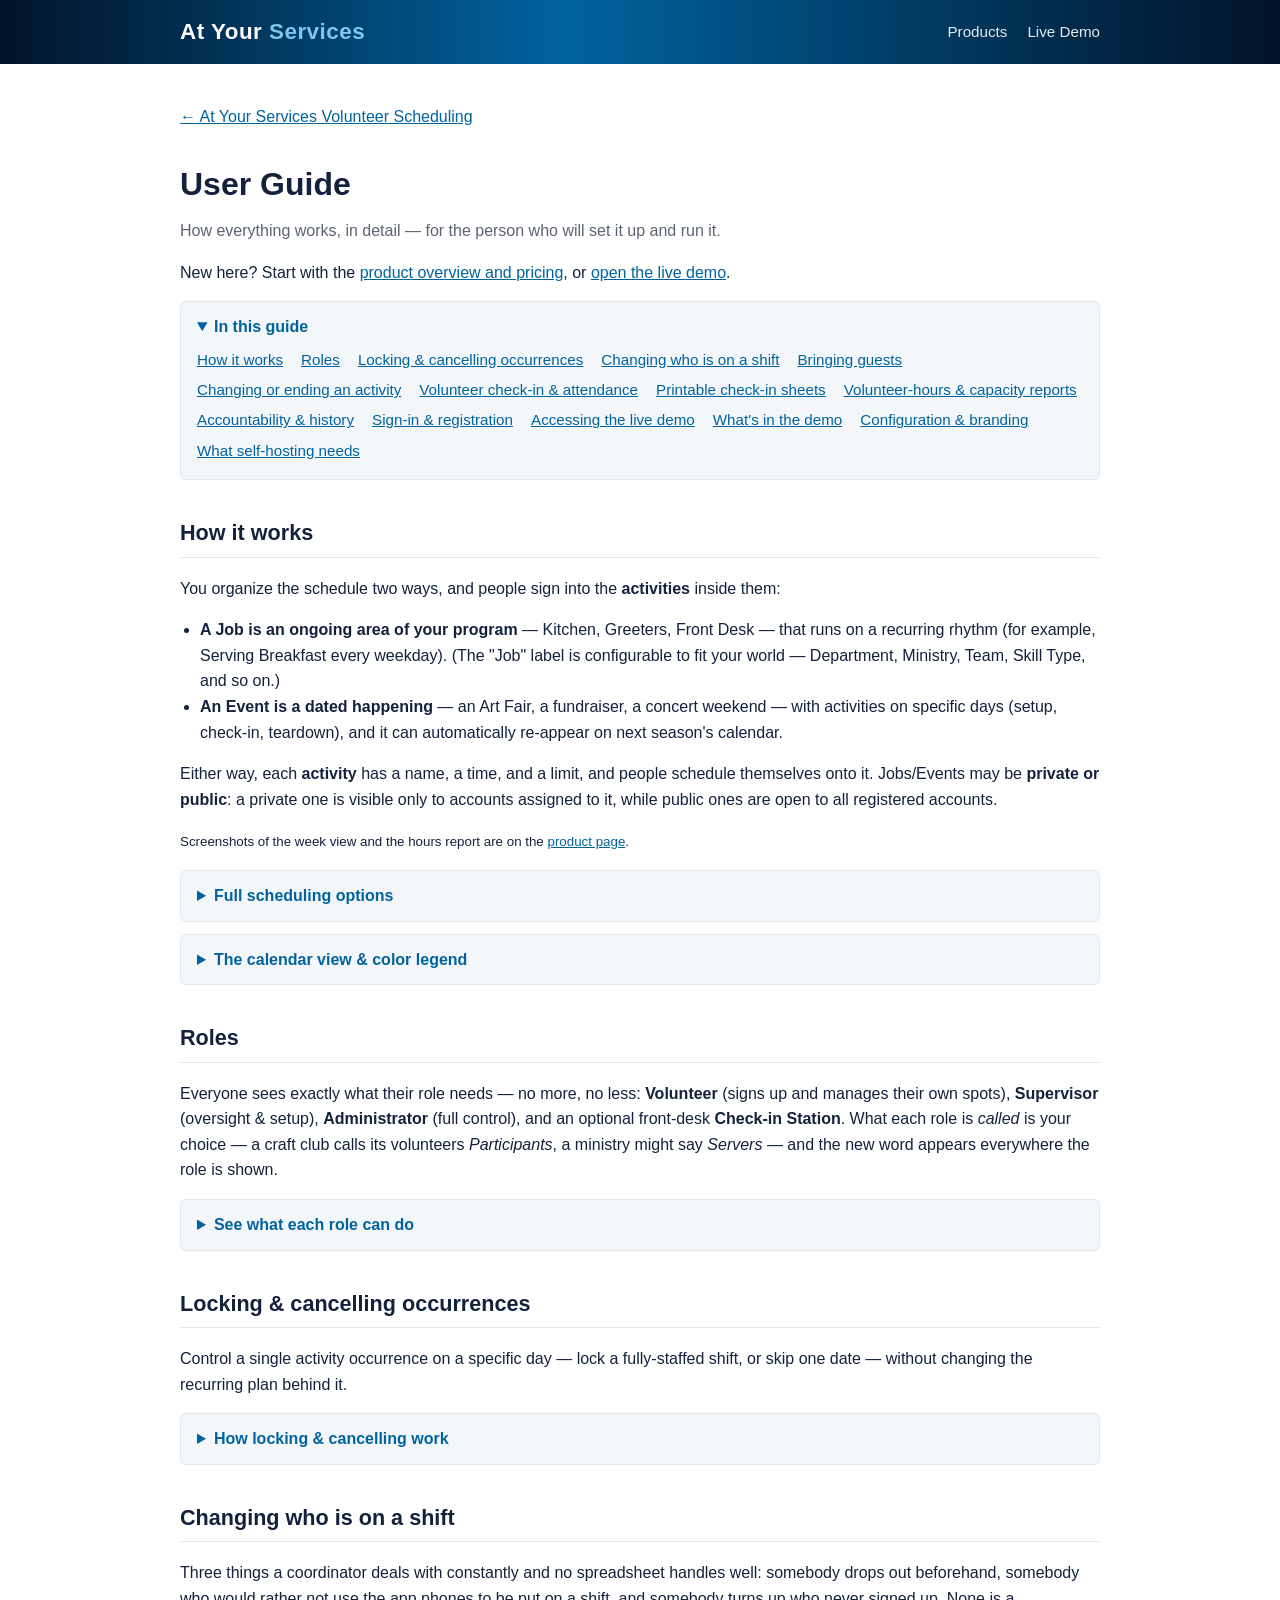
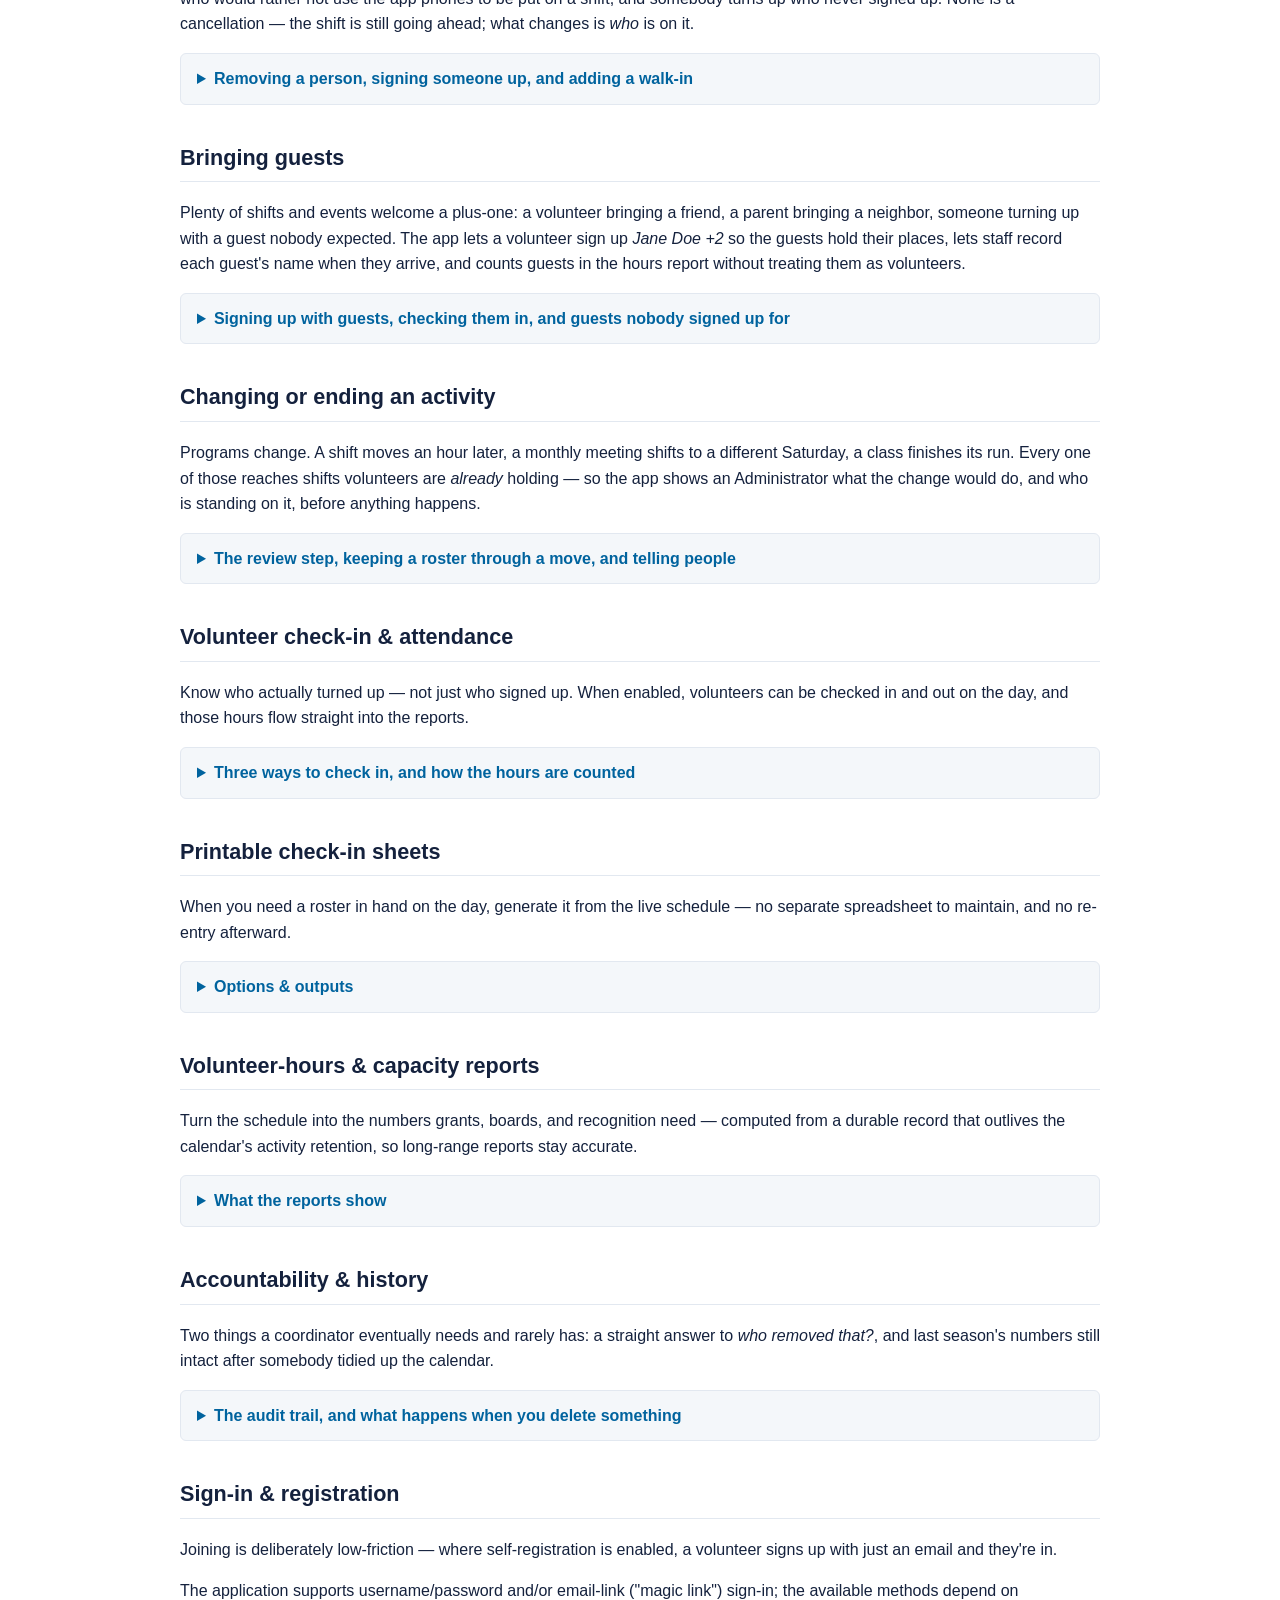
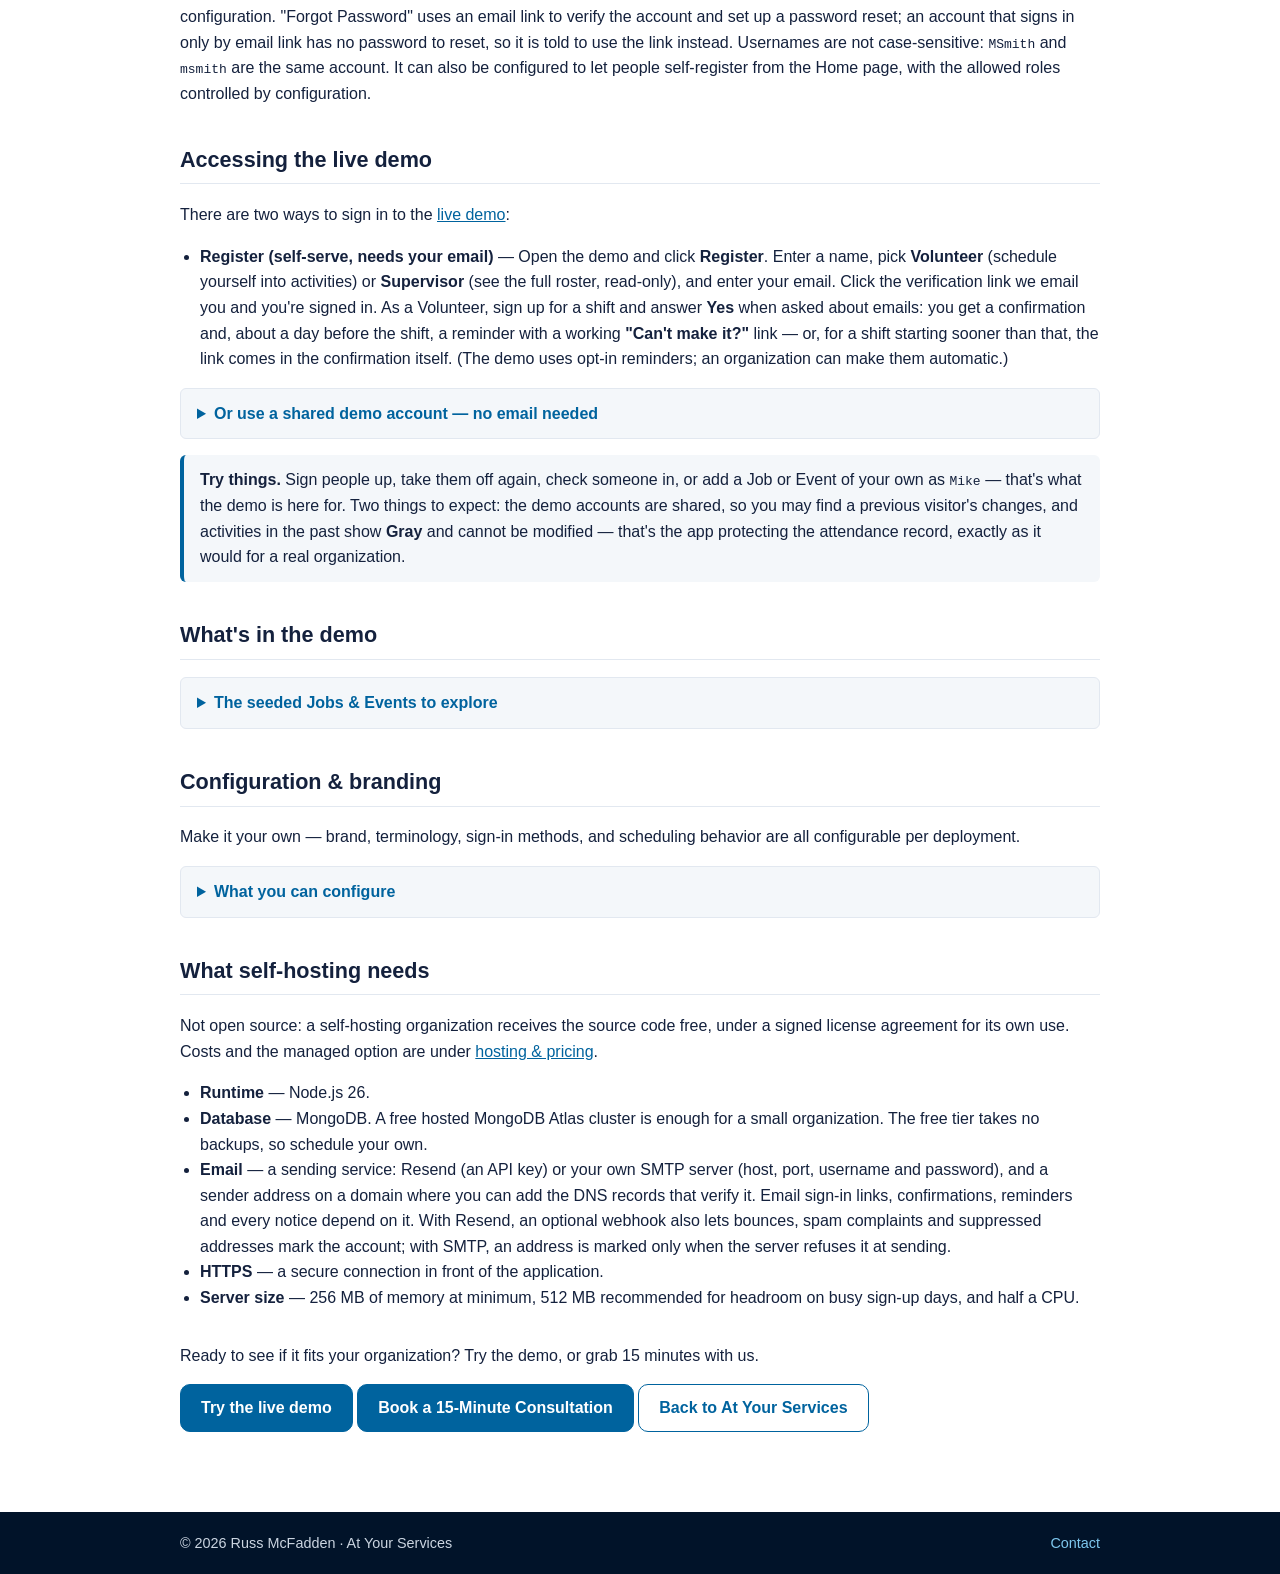
<file: products/scheduling-guide.html>
<!DOCTYPE html>
<html lang="en">
<head>
  <meta charset="utf-8" />
  <meta name="viewport" content="width=device-width, initial-scale=1" />
  <title>User Guide — At Your Services Volunteer Scheduling</title>
  <meta name="description" content="How At Your Services Volunteer Scheduling works: Jobs and Events, roles, guests, check-in, hours reports, the audit trail, the live demo, and every setting." />
  <link rel="canonical" href="https://atyourservices.org/products/scheduling-guide" />
  <meta name="theme-color" content="#00639e" />

  <!-- Icons -->
  <link rel="icon" href="/favicon.svg" type="image/svg+xml" />
  <link rel="icon" href="/favicon.ico" sizes="any" />
  <link rel="apple-touch-icon" href="/apple-touch-icon.png" />

  <!-- Open Graph / Twitter -->
  <meta property="og:type" content="website" />
  <meta property="og:site_name" content="At Your Services" />
  <meta property="og:title" content="User Guide — At Your Services Volunteer Scheduling" />
  <meta property="og:description" content="How At Your Services Volunteer Scheduling works: Jobs and Events, roles, guests, check-in, hours reports, the audit trail, the live demo, and every setting." />
  <meta property="og:url" content="https://atyourservices.org/products/scheduling-guide" />
  <meta property="og:image" content="https://atyourservices.org/og-image.png" />
  <meta property="og:image:width" content="1200" />
  <meta property="og:image:height" content="630" />
  <meta name="twitter:card" content="summary_large_image" />
  <meta name="twitter:title" content="User Guide — At Your Services Volunteer Scheduling" />
  <meta name="twitter:description" content="How At Your Services Volunteer Scheduling works: Jobs and Events, roles, guests, check-in, hours reports, the audit trail, the live demo, and every setting." />
  <meta name="twitter:image" content="https://atyourservices.org/og-image.png" />

  <!-- versioned: styles.css is served max-age=14400, so without this a reader who visited in the last
       four hours keeps the previous stylesheet and sees none of the layout fix. Bump on any styles.css
       change that this page depends on. -->
  <link rel="stylesheet" href="../styles.css?v=20260909" />

  <script type="application/ld+json">
  {
    "@context": "https://schema.org",
    "@type": "BreadcrumbList",
    "itemListElement": [
      { "@type": "ListItem", "position": 1, "name": "Home", "item": "https://atyourservices.org/" },
      { "@type": "ListItem", "position": 2, "name": "Products", "item": "https://atyourservices.org/#products" },
      { "@type": "ListItem", "position": 3, "name": "At Your Services Volunteer Scheduling", "item": "https://atyourservices.org/products/scheduling" },
      { "@type": "ListItem", "position": 4, "name": "User Guide", "item": "https://atyourservices.org/products/scheduling-guide" }
    ]
  }
  </script>
</head>
<body>
  <header class="site-header">
    <div class="wrap header-inner">
      <a class="brand" href="/">At Your <span>Services</span></a>
      <nav class="nav">
        <a href="/#products">Products</a>
        <a href="/demo" target="_blank" rel="noopener">Live Demo</a>
      </nav>
    </div>
  </header>

  <main class="doc">
    <div class="wrap">
      <a class="backlink" href="scheduling">← At Your Services Volunteer Scheduling</a>
      <h1>User Guide</h1>
      <p class="subtitle">How everything works, in detail — for the person who will set it up and run it.</p>
      <p>
        New here? Start with the <a href="scheduling">product overview and pricing</a>, or
        <a href="/demo" target="_blank" rel="noopener">open the live demo</a>.
      </p>

      <!-- Generated from the h2 ids - add a section, add its line here. Collapsed in the markup (it runs
           half the viewport on a phone); the script below opens it where there is room. -->
      <details class="toc">
        <summary>In this guide</summary>
        <ul>
          <li><a href="#how-it-works">How it works</a></li>
          <li><a href="#roles">Roles</a></li>
          <li><a href="#locking-cancelling-occurrences">Locking &amp; cancelling occurrences</a></li>
          <li><a href="#changing-who-is-on-a-shift">Changing who is on a shift</a></li>
          <li><a href="#guests">Bringing guests</a></li>
          <li><a href="#changing-or-ending-an-activity">Changing or ending an activity</a></li>
          <li><a href="#volunteer-check-in-verified-attendance">Volunteer check-in &amp; attendance</a></li>
          <li><a href="#printable-check-in-sheets">Printable check-in sheets</a></li>
          <li><a href="#volunteer-hours-capacity-reports">Volunteer-hours &amp; capacity reports</a></li>
          <li><a href="#accountability-history">Accountability &amp; history</a></li>
          <li><a href="#sign-in-registration">Sign-in &amp; registration</a></li>
          <li><a href="#accessing-the-live-demo">Accessing the live demo</a></li>
          <li><a href="#what-s-in-the-demo">What's in the demo</a></li>
          <li><a href="#configuration-branding">Configuration &amp; branding</a></li>
          <li><a href="#self-hosting">What self-hosting needs</a></li>
        </ul>
      </details>

      <h2 id="how-it-works">How it works</h2>
      <p>
        You organize the schedule two ways, and people sign into the <strong>activities</strong> inside
        them:
      </p>
      <ul>
        <li><strong>A Job is an ongoing area of your program</strong> — Kitchen, Greeters, Front Desk —
          that runs on a recurring rhythm (for example, Serving Breakfast every weekday). (The "Job"
          label is configurable to fit your world — Department, Ministry, Team, Skill Type, and so on.)</li>
        <li><strong>An Event is a dated happening</strong> — an Art Fair, a fundraiser, a concert weekend —
          with activities on specific days (setup, check-in, teardown), and it can automatically re-appear
          on next season's calendar.</li>
      </ul>
      <p>
        Either way, each <strong>activity</strong> has a name, a time, and a limit, and people schedule
        themselves onto it. Jobs/Events may be <strong>private or public</strong>: a private one is visible
        only to accounts assigned to it, while public ones are open to all registered accounts.
      </p>
      <p><small>Screenshots of the week view and the hours report are on the <a href="scheduling#screens">product page</a>.</small></p>

      <details>
        <summary>Full scheduling options</summary>
        <p>
          When you set up a Job or Event, each activity's schedule is defined once and the app generates the
          calendar occurrences from it:
        </p>
        <ul>
          <li><strong>Recurring activities (Jobs)</strong> — repeat <strong>daily</strong>, on
            <strong>weekdays</strong>, on one or more chosen <strong>days of the week</strong>, or
            <strong>monthly</strong> either by a specific date or by a week-number-plus-weekday —
            a week number (<strong>first through fifth</strong>) and a weekday, such as the second
            Tuesday. Each has a start date and either an end date or <strong>no end date</strong>
            (open-ended).</li>
          <li><strong>Event activities</strong> — you give the Event a name and a start and end date, then
            attach activities that fall on selected days within that window (each with its own name and
            start/end time).</li>
          <li><strong>Automatic re-plan (Events)</strong> — an Event can be set to reappear on the schedule
            after <strong>3, 6, or 12 months</strong>, so a recurring annual or seasonal event doesn't have
            to be rebuilt by hand.</li>
        </ul>
      </details>

      <details>
        <summary>The calendar view &amp; color legend</summary>
        <p>
          The calendar view shows the logged-in account, its role, and a pulldown to select assigned
          private and listed public Jobs/Events. A 3-month navigator on the left highlights the selected
          week; the schedule on the right can be shown as a <strong>week</strong> grid or a single
          <strong>day</strong>, with arrows to step forward and back by day or week and an adjustable row
          height — and it defaults to the day view on phones. Each activity shows a name, how full it is —
          <strong>&ldquo;3 of 8 filled&rdquo;</strong>, or <strong>&ldquo;3 signed up&rdquo;</strong> where there is no
          maximum — the assigned people's names, and status symbols. The first number can exceed the
          second (<strong>&ldquo;4 of 3 filled&rdquo;</strong>) where staff added someone who turned up on the day;
          staff also see how many on a line below, <strong>&ldquo;(1 walk-in)&rdquo;</strong>. Colors convey status:
        </p>
        <ul class="legend">
          <li><span style="background:#9e9e9e"></span><strong>Gray</strong> — in the past; cannot be modified.</li>
          <li><span style="background:#808000"></span><strong>Olive</strong> — assigned count is at the maximum.</li>
          <li><span style="background:#2e78d6"></span><strong>Blue</strong> — assigned count is below the maximum.</li>
          <li><span style="background:#ffa500"></span><strong>Orange</strong> — (Volunteer) your assigned people equal your account's number of associated people.</li>
          <li><span style="background:#9e9e9e"></span><strong>Gray, name struck through ("Cancelled")</strong> — the occurrence has been cancelled for that day/time and takes no assignments.</li>
        </ul>
      </details>


      <h2 id="roles">Roles</h2>
      <p>Everyone sees exactly what their role needs — no more, no less: <strong>Volunteer</strong> (signs up and manages their own spots), <strong>Supervisor</strong> (oversight &amp; setup), <strong>Administrator</strong> (full control), and an optional front-desk <strong>Check-in Station</strong>. What each role is <em>called</em> is your choice — a craft club calls its volunteers <em>Participants</em>, a ministry might say <em>Servers</em> — and the new word appears everywhere the role is shown.</p>
      <details>
        <summary>See what each role can do</summary>
      <ul>
        <li><strong>Volunteer</strong> — the volunteer's own account; schedules the people it's responsible for, and no one else's. A Volunteer:
          <ul>
            <li>views, adds, and removes its associated people on activities — removing only until the shift <strong>starts</strong>, and not once that person is checked in or their guest has arrived; after that an absence stays on record as a no-show;</li>
            <li>where guests are enabled, says how many <strong>guests</strong> each person is bringing when first signing up for a shift, and can raise or lower that number — down to none — until the shift starts; once staff write in a guest's name, the volunteer sees that guest listed under them;</li>
            <li>when check-in is enabled, checks its own people <strong>in and out</strong> for a current-day shift right from its phone;</li>
            <li>may hold one or more associated people (a family) or be a group account (a contact/group lead plus members);</li>
            <li>sees and manages only the people associated with the account;</li>
            <li>has a self-service <strong>profile</strong> panel to edit its contact name and add, rename, or remove its own people. When enabled it can also update its own <strong>email</strong> (adding one if the account has none) and rename a group account's <strong>group name</strong> — each independently configurable;</li>
            <li>where email sign-in is available, changing the email sends a verification link to the new address to confirm it;</li>
            <li>chooses its own email: sign-up confirmations (ask each time, always, or never) and, where reminders are automatic, shift reminders on or off. If the mail provider has refused its address, the profile says so beside it, and correcting the address clears it.</li>
          </ul>
        </li>
        <li><strong>Supervisor</strong> — oversight and setup; sees everyone assigned to an activity. Signing up is normally the volunteer's own doing, but at a volunteer's request a Supervisor can sign them up for a shift or take them off one before the day, and add a volunteer who turns up without a sign-up. A Supervisor can:
          <ul>
            <li><strong>manage access</strong> for the private Jobs/Events it is assigned to — granting or revoking which Volunteer accounts may see and schedule them, and, where enabled, giving the front-desk Check-in Station access so it can check people in there (each configurable);</li>
            <li><strong>create its own Jobs/Events</strong> and their activities; a private one it creates is automatically assigned to it, so it can immediately manage that item's access (private and public creation are each independently configurable);</li>
            <li><strong>lock</strong> or <strong>cancel/restore</strong> individual activity occurrences on the private Jobs/Events it is assigned to — and on public ones as well where that reach is widened, the same setting as for changing who is on a shift — including, where you switch it on, one that <strong>already has volunteers on it</strong>, through the same reason-and-email page an Administrator gets (see below; each is configurable);</li>
            <li><strong>change who is on a shift</strong> — remove a person or sign someone up before the occurrence's day, or add a day-of walk-in, on the Jobs/Events within its reach (see below; each is configurable);</li>
            <li><strong>record guests</strong> — add a guest with no account who turned up, and fill the guest places volunteers signed up for with the people who came, wherever it can record check-in (configurable);</li>
            <li><strong>record volunteer check-in</strong> — mark who actually showed up (or correct a check-in/out time, or swap in a same-account substitute) from the roster on the day — or backfill it from a paper sign-in sheet a day or two later — feeding check-in hours into the reports;</li>
            <li><strong>generate reports</strong> — printable or CSV check-in sheets, volunteer-hours &amp; impact totals (scheduled hours beside check-in hours), and by-Job/Event capacity &amp; fill rate (each configurable).</li>
          </ul>
        </li>
        <li><strong>Administrator</strong> — full control over setup and people. An organization can have as many Administrator accounts as it needs, so top-level access (and a backup admin) is never stuck with one person. An Administrator:
          <ul>
            <li>creates and manages accounts of any role, including additional Administrators;</li>
            <li><strong>imports Volunteer accounts from a CSV file</strong> — saved from the spreadsheet you already keep. A check lists what would be created, what is refused and why (by row number), and who is already here, and nothing is written until you confirm. An existing account is skipped and never changed, and the import sends no email, so you tell volunteers yourself how to sign in;</li>
            <li>creates Jobs/Events and their <strong>activity plans</strong> (the recurring templates that generate the calendar's activities);</li>
            <li>assigns Volunteers, Supervisors and Check-in Stations to private Jobs/Events;</li>
            <li>adds people to a Volunteer account;</li>
            <li>generates the <strong>reports</strong> — volunteer-hours &amp; impact totals (scheduled hours beside check-in hours) and by-Job/Event capacity &amp; fill rate (configurable). The printable check-in sheet is a Supervisor's tool;</li>
            <li>does not schedule people, but can open the calendar to <strong>record check-in</strong>, and to <strong>lock</strong> or <strong>cancel/restore</strong> individual activity occurrences on any Job/Event, public or private — including one that <strong>already has volunteers assigned</strong>, with a required reason emailed to all of them (see below; each is configurable);</li>
            <li><strong>changes or ends an activity plan</strong> after people have signed up — shown what the change would do and who is standing on it before it happens, with the option to email everyone affected (see below);</li>
            <li><strong>removes a person</strong> from a shift or <strong>signs someone up</strong> before its day, and <strong>adds a day-of walk-in</strong> or <strong>guest</strong>, on any Job/Event;</li>
            <li>sees which accounts' email addresses the mail provider has <strong>refused</strong>, or later reported as bounced, marked as spam by the recipient, or on its list of addresses it will not send to — an <strong>Email Status</strong> column in the account list, filterable to just those, plus one summary email a day when new ones appear — and can clear the mark once a mailbox works again;</li>
            <li>watches the <strong>email queue</strong> on an <strong>Email Activity</strong> page — whether it is sending, paused or on hold, and what is waiting; every message and how it went (accepted by the mail service, delivered, bounced); and each batch of notices a staff action sent, with <strong>Retry failed</strong> and <strong>Cancel waiting</strong>. It can pause and resume the queue, or allow more email on a busy day (configurable);</li>
            <li>deletes a person from an account, or a whole account, and the account is emailed the upcoming shifts that came off, whatever its own email setting;</li>
            <li>reads the <strong>audit trail</strong> of who performed the irreversible actions, and can re-verify the whole log on demand.</li>
          </ul>
        </li>
        <li><strong>Check-in Station</strong> — an optional front-desk kiosk account. Signed in once on a shared tablet and left open, it shows only a Job/Event picker and a name box: volunteers check themselves in and out for the day by typing their name. It can check a listed guest in or out, but never adds one — an unattended tablet is the easiest place to fill a shift with invented names. It covers every public Job/Event and any private one it has been given access to. It can do nothing else — it never sees or changes anyone's schedule beyond recording attendance (configurable).</li>
      </ul>
      </details>

      <h2 id="locking-cancelling-occurrences">Locking &amp; cancelling occurrences</h2>
      <p>
        Control a single activity occurrence on a specific day — lock a fully-staffed shift, or skip one
        date — without changing the recurring plan behind it.
      </p>
      <details>
        <summary>How locking &amp; cancelling work</summary>
      <ul>
        <li><strong>Lock / Unlock</strong> — freeze an occurrence so no additional people can be
          assigned, while everyone already assigned stays (and can still be removed). A padlock marks a
          locked activity — useful when a shift is already staffed enough.</li>
        <li><strong>Cancel / Restore</strong> — make a single occurrence unavailable, for when a
          regularly scheduled activity should be skipped on a particular day/time. A cancelled
          occurrence shows gray with its name struck through and takes no assignments, and
          <strong>Restore</strong> brings it back. Cancel is offered until the occurrence starts, and
          Restore stays available for the rest of that day. The rest of the recurring schedule is untouched.</li>
        <li><strong>Cancelling a shift that already has people on it</strong> — when the weather turns or
          the venue falls through, an <strong>Administrator</strong> can call off an occupied occurrence
          rather than removing everyone by hand. A dedicated page shows the roster first, requires a
          <strong>reason</strong>, and flags up front anyone with no email address — so you can decide
          whether you can reach everybody before you commit. On Proceed the reason is emailed to every
          assigned account (regardless of their own notification preference — they did not choose this),
          and the page answers as soon as the emails are queued, then reports the outcome by <em>name</em>: who was emailed, who was not, and who has no
          address, each copyable for a phone-call list. If some are still on their way after a few seconds it says so — <em>Sent 3 of 5 — the rest are on their way</em> — and the queue keeps sending after you leave the page. <strong>Restore</strong> works the same
          way, with its own reason, and notifies the same people. Both are written to the audit trail.</li>
      </ul>
      <p>
        Each capability is independently configurable per role: a <strong>Supervisor</strong> can lock
        and/or cancel occurrences on the private Jobs/Events it is assigned to — and on public ones too
        where you widen that reach, the one setting that governs every occurrence-level action it has — and an
        <strong>Administrator</strong> can do so on any Job/Event, public or private. Cancelling an
        occurrence that <em>has people assigned</em> is an Administrator capability by default, separately
        configurable and available only where email notifications are switched on — with it off, an
        occupied occurrence cannot be cancelled at all. A further setting extends it to
        <strong>Supervisors</strong> as well, for the Jobs/Events already within their reach, so a club
        that runs on supervisors rather than a central administrator can call off its own shifts.
      </p>
      </details>

      <h2 id="changing-who-is-on-a-shift">Changing who is on a shift</h2>
      <p>
        Three things a coordinator deals with constantly and no spreadsheet handles well: somebody drops
        out beforehand, somebody who would rather not use the app phones to be put on a shift, and
        somebody turns up who never signed up. None is a cancellation — the shift is still going ahead; what
        changes is <em>who</em> is on it.
      </p>
      <details>
        <summary>Removing a person, signing someone up, and adding a walk-in</summary>
      <ul>
        <li><strong>A volunteer cancels — until the shift starts.</strong> From the calendar, or from the
          <strong>"Can't make it?"</strong> link in the reminder they get about a day ahead, which works
          without signing in, asks before it changes anything, and lets a family choose who is not coming.
          Not for someone already checked in, or whose guest has arrived — they are keeping the booking.</li>
        <li><strong>Staff remove a person — before the shift's day.</strong> When a volunteer tells you
          instead, a Supervisor or Administrator opens <strong>Remove person&hellip;</strong> from the
          occurrence and takes that one person off; the slot frees up for somebody else. The volunteer is
          emailed that they have come off the shift — whatever their notification preference, since an
          opt-out covers reminders, not a change somebody else made to their commitment — and the panel
          reports by name whether they were emailed, could not be, or the account has no address at all,
          so you know exactly who still needs a phone call.</li>
        <li><strong>Staff sign someone up — before the shift's day.</strong> When a volunteer phones to
          be put on a shift, a Supervisor or Administrator opens <strong>Sign someone up&hellip;</strong>
          from the occurrence, types part of a name, and ticks which of that account's people are coming
          — and, where guests are enabled, how many guests come with them. The panel shows how many places
          are left and lets you tick only as many as fit. It is the volunteer's own sign-up, made for
          them: it counts as <strong>signed up</strong>, they can cancel it themselves, and it is refused
          for the same reasons theirs would be — the shift is full, locked or cancelled, the account
          has no access to that private Job/Event, or the account itself is locked. Staff choose whether the account is emailed its
          confirmation (ticked to start with); when sent, it goes out whatever the account's own email
          setting, since somebody else made the booking, and the panel says whether it reached them.</li>
        <li><strong>Add someone who came — on the day.</strong> A volunteer turns up without having signed
          up, and the front-desk station cannot find them. Inside the <strong>Check-in</strong> panel —
          where staff already are on the day — type a name, pick the person, and they are added
          <strong>and checked in</strong> in one act. The Check-in panel opens even on a shift
          <strong>nobody signed up for</strong>, so an activity with an empty list can still record the
          people who turned up. Entered on a <strong>later</strong> day, while the shift's check-in can
          still be corrected, a walk-in is recorded for its scheduled start and end. Only people who could
          have signed up for that Job/Event are offered.</li>
      </ul>
      <p>
        <strong>Two deliberate limits, both protecting your attendance record.</strong> On the shift's
        own day staff can no longer take anyone off, and deleting a person or an account leaves that day's
        shifts alone too: from then on, a volunteer who is signed up and never checked in <em>is</em> the
        record that they did not come, and deleting them would erase it. A call that morning, or someone
        who simply does not turn up, stays listed as a sign-up who did not come — leave them and do not
        check them in. (An organization that wants staff to free places on the day can set this back to
        &ldquo;until the shift starts&rdquo;.) For the same reason the walk-in add will take a shift
        <strong>past its maximum</strong> when it was already full, rather than delete the no-show to make
        room. A walk-in is counted as there, never as signed up, so the sign-ups stay what was booked in
        advance.
      </p>
      <p>
        All three are Administrator and Supervisor capabilities, each independently configurable, and all
        three are written to the audit trail. A Supervisor's reach here is deliberately narrower than for
        check-in:
        by default it covers the private Jobs/Events assigned to them, and a setting extends it to public
        ones as well — so where the option is not offered, that capability is simply switched off.
        Guests are different: they go wherever check-in does (see <a href="#guests">Bringing guests</a>).
      </p>
      </details>

      <h2 id="guests">Bringing guests</h2>
      <p>
        Plenty of shifts and events welcome a plus-one: a volunteer bringing a friend, a parent bringing a
        neighbor, someone turning up with a guest nobody expected. The app lets a volunteer sign up
        <em>Jane Doe +2</em> so the guests hold their places, lets staff record each guest's name when they
        arrive, and counts guests in the hours report without treating them as volunteers.
      </p>
      <details>
        <summary>Signing up with guests, checking them in, and guests nobody signed up for</summary>
      <ul>
        <li><strong>Volunteers bringing guests.</strong> When first signing up for a shift, a volunteer can say
          they are bringing guests — up to four per person by default (configurable), and only as many as there are places left. Each guest
          holds a place, so people and guests together must fit: a sign-up that does not fit is refused
          whole, never half-seated. The roster shows <em>Jane Doe +2</em>, and the confirmation and reminder
          emails say <em>Jane Doe + 2 guests</em>. After that, adding to the shift adds people only, and until the shift starts the
          volunteer changes the number instead: the <strong>Guests</strong> item raises or lowers it while
          there is room for another guest, and <strong>Remove</strong> lowers it at any time, down to none,
          without taking the volunteer off.</li>
        <li><strong>Checking in a volunteer's guests.</strong> In the <strong>Check-in</strong> panel each guest
          place is an open row under its volunteer. Staff fill it with the person who came — one of the
          volunteer's own account people, who then earns their own hours, or a typed name — and that person
          is checked in as it is filled. Filling a place never takes a shift past its maximum, because the
          place was already counted. A guest who did not come is deleted: the place is free again, and it
          still counts as signed up — a guest who did not come. Only guests named and checked in count as
          attended, and the panel's header keeps count: <strong>Signed up 6 &middot; Here 4</strong> means
          six places were booked before the day, guests included, and four people have been checked in so
          far. Someone added on the day — a walk-in or a guest nobody signed up for — raises
          <strong>Here</strong>, never <strong>Signed up</strong>.</li>
        <li><strong>A guest nobody signed up for.</strong> Someone who turns up unannounced, without an
          account, can be added by staff from the <strong>Check-in</strong> panel as a <strong>guest</strong>: type their name, and anyone it matches — people on accounts, and
          guests seen before — is offered first, so a regular is not added twice. If nobody fits,
          <strong>Add as a guest</strong> records them, checked in, shown as <em>Name (guest)</em>. A guest
          added by mistake can be removed, and a misspelled name corrected.</li>
        <li><strong>In the reports.</strong> All guests share one <strong>Guests</strong> row in the hours
          report: their hours count toward the totals, but not toward the number of volunteers or new
          volunteers, and the report shows how many guest visits there were. A guest place nobody came for
          counts as a scheduled slot, never as a visit.</li>
      </ul>
      <p>
        <strong>Who can do it.</strong> Saying how many guests are coming is part of signing up, so any
        volunteer who can sign up for the shift can do it. Everything after that — filling or deleting a
        guest place, adding a guest, correcting a guest's name — is a Supervisor or Administrator recording
        who came, like a check-in, so it works wherever check-in does: for a Supervisor, any Job/Event it can
        see, public ones included. The two are separate settings, each on or off per deployment, and every
        staff guest action is written to the audit trail.
      </p>
      </details>

      <h2 id="changing-or-ending-an-activity">Changing or ending an activity</h2>
      <p>
        Programs change. A shift moves an hour later, a monthly meeting shifts to a different Saturday, a
        class finishes its run. Every one of those reaches shifts volunteers are <em>already</em> holding —
        so the app shows an Administrator what the change would do, and who is standing on it, before anything
        happens.
      </p>
      <details>
        <summary>The review step, keeping a roster through a move, and telling people</summary>
      <ul>
        <li><strong>Save shows you the change before it happens.</strong> Editing an activity's name,
          start/end time, maximum, or which days it runs on opens a <strong>recap</strong> on the same
          form: how many upcoming shifts would be re-timed, moved, deleted or added, how many sign-ups
          each of those touches, and which dates are affected. The form locks while the recap is open, so
          what you confirm is what you were shown — and nothing is written until you confirm it. The recap
          appears every time, including for a change nobody needs telling about; one that sometimes asks
          and sometimes does not is harder to trust.</li>
        <li><strong>A day that moves takes its people with it.</strong> A <strong>Move</strong> control
          relocates an occurrence to its new date with the <em>roster intact</em> — nobody loses their
          place, and everyone is told the new date. <strong>The alternative is not the same thing:</strong>
          unticking one day and ticking another produces the same calendar and the opposite consequence —
          the first day's shift is deleted with its roster, and the new day is created empty. Both are
          legitimate and the recap states plainly which one it is about to do, but only one keeps the
          people, so it is worth knowing the difference before you need it.</li>
        <li><strong>Everyone affected can be emailed, with your reason.</strong> The recap arrives set to
          notify wherever there is something a volunteer would notice, with a <strong>required
          reason</strong> that goes out in your words; "do not email anyone" is one dropdown away. The
          notice says what actually happened to that shift — a re-timed shift is not described as a
          cancellation — and its calendar attachment <strong>updates</strong> the entry already in the
          volunteer's calendar rather than cancelling it. A shift that now starts within the next day or
          so also carries the <strong>"Can't make it?"</strong> link, since a new time is exactly when people
          find they cannot come. Afterwards the page reports by name who was emailed, who was not, and
          who has no address — or, while some are still going, how many have been sent so far.</li>
        <li><strong>A change nobody is told about still reaches them.</strong> If you choose not to email,
          or a message fails, a volunteer whose reminder had already gone out gets it again, stating the
          new time — so nobody turns up at the old one on the strength of an email you never corrected.</li>
        <li><strong>Ending an activity, or a whole program.</strong> Deleting an activity plan or its
          Job/Event opens a page rather than a confirmation dialog, and that page likewise offers to email
          <em>every account losing an upcoming shift</em> — one message per account listing the shifts it
          lost, with a calendar attachment that removes them, and a required reason when you send. The two
          messages are deliberately different: ending a <strong>Job/Event</strong> says the whole thing is
          cancelled, while ending <strong>one activity</strong> names the Job as continuing, because that
          volunteer may still hold other shifts under it.</li>
        <li><strong>A program that runs out ends by itself — and can come back.</strong> When every
          plan on a Job has passed its end date, the Job leaves the volunteer calendar, with nothing
          deleted. Supervisors and Administrators still find it in the <strong>Archived</strong> group of
          the Job/Event picker, marked <strong>(ended)</strong>, and opening it jumps to its last days. It
          keeps its name, its plans and its history. To run it again, give one of its plans new dates —
          the next session of a class, next season's concerts — and it is back on the calendar, without
          being rebuilt. A plan with <strong>no end date</strong> keeps its Job running indefinitely.</li>
      </ul>
      <p>
        <strong>Three boundaries worth knowing.</strong> An edit applies from <strong>tomorrow</strong>
        onward and never changes today — somebody may be working a shift later today and must keep the
        time they were given. A date you <strong>set or change can't be before today</strong> — a plan's
        start or end, an Event's own dates, an Event day you add — so nothing is put into days that are
        already over; to stop a plan now, end it today, and its past shifts are kept. And a
        <strong>maximum</strong> change emails nobody, since it appears
        nowhere in a volunteer's calendar entry; if the new maximum sits below what is already signed up,
        the recap warns and names those dates rather than removing anybody.
      </p>
      <p>
        Changing and deleting activity plans are <strong>Administrator</strong> capabilities, and whether
        each one offers to email is configurable per deployment — switched on by default, because the
        alternative is silence. Every change is written to the audit trail.
      </p>
      </details>

      <h2 id="volunteer-check-in-verified-attendance">Volunteer check-in &amp; attendance</h2>
      <p>Know who actually turned up — not just who signed up. When enabled, volunteers can be checked in and out on the day, and those hours flow straight into the reports.</p>
      <details>
        <summary>Three ways to check in, and how the hours are counted</summary>
      <ul>
        <li><strong>Front-desk check-in station</strong> — a dedicated kiosk account signed in on a shared tablet and left open at the entrance. A volunteer picks the Job/Event and types their own name to check in on arrival and out when they leave. Each button is a simple toggle, so a mistaken tap is undone by tapping again — no supervisor needed to fix it.</li>
        <li><strong>From a volunteer's own phone</strong> — a Volunteer checks their own people in and out for a current-day shift, from shortly before it starts; check-out opens at the same time, even for someone staff checked in early.</li>
        <li><strong>Supervisor / Administrator</strong> — record or correct check-in and check-out times from the roster on the volunteer's behalf, or swap in a substitute from the same account. Attendance can also be <strong>entered after the fact</strong> from a paper sign-in sheet for the last few days — so a weekend's shifts can be logged on the next workday, not lost. The same panel carries <strong>+ Add someone who came</strong>, for a volunteer who turned up without having signed up at all, and the open <strong>guest places</strong> volunteers signed up for, filled as each guest arrives.</li>
      </ul>
      <p>
        Check-in records the arrival and the departure (a forgotten check-out defaults to the shift's
        scheduled end), and the roll-up turns that into <strong>Check-in Hours</strong>, reported beside
        the scheduled ones. They are measured from the recorded arrival to the recorded departure, so
        somebody who came early or stayed late is credited for the time they actually gave — which is
        also why check-in hours can come out <em>above</em> the scheduled hours for a shift. A stamp landing
        more than a set margin <em>before</em> the shift is refused however it was made, and a
        staff-typed time far past the end is refused too, so a mis-keyed hour cannot bank itself as
        service. Each surface is independently configurable, and the whole capability is off unless
        enabled.
      </p>
      </details>

      <h2 id="printable-check-in-sheets">Printable check-in sheets</h2>
      <p>When you need a roster in hand on the day, generate it from the live schedule — no separate spreadsheet to maintain, and no re-entry afterward.</p>
      <details>
        <summary>Options &amp; outputs</summary>
      <p>
        When enabled, a <strong>Supervisor</strong> can turn the on-screen roster into an
        offline <strong>check-in list</strong> — the people assigned to each activity — for signing
        volunteers in on the day. A setup panel offers:
      </p>
      <ul>
        <li><strong>Scope</strong> — a single <strong>day</strong> or a custom <strong>date
          range</strong> (a range can cover a whole multi-day event).</li>
        <li><strong>Layout</strong> — <strong>check-off boxes</strong> beside each name, or a compact
          <strong>names-only</strong> list.</li>
        <li><strong>Blank write-in lines</strong> — optionally add empty lines for open slots so
          walk-ins can be added by hand; for activities with no maximum, you choose how many extra
          lines to add. A volunteer bringing guests always gets a <strong>Guest of Jane Doe:</strong>
          line for each guest not yet named, so the paper sheet has somewhere to write them.</li>
      </ul>
      <p>
        Two outputs are available: a <strong>printable sheet</strong> (print on paper, or save as PDF
        from the browser's print dialog) and a <strong>CSV</strong> download for a spreadsheet. Both
        note the Job/Event name and the date(s), group the activities by day, and omit cancelled
        occurrences. Members of a group account are marked <strong>👥</strong> (the same marker used on
        the calendar) so they are easy to tell apart, and the group name can optionally be shown. The capability is configurable.
      </p>
      </details>

      <h2 id="volunteer-hours-capacity-reports">Volunteer-hours &amp; capacity reports</h2>
      <p>Turn the schedule into the numbers grants, boards, and recognition need — computed from a durable record that outlives the calendar's activity retention, so long-range reports stay accurate.</p>
      <details>
        <summary>What the reports show</summary>
      <p>When enabled, a Supervisor or Administrator produces a summary over a <strong>month, quarter, year, or custom range</strong>, grouped by <strong>account</strong>, <strong>Job/Event</strong>, or <strong>volunteer</strong>:</p>
      <ul>
        <li><strong>Hours &amp; impact</strong> — sign-ups, scheduled hours, unique and new volunteers, and estimated economic value (hours × an hourly rate). Where check-in is used, a <strong>Check-ins</strong> count sits beside sign-ups and <strong>Check-in Hours</strong> and <strong>Check-in Value</strong> beside the scheduled figures, with a <strong>Walk-ins</strong> count of the people added on the day, and the total line shows the shares, each with the division behind it: what percentage of scheduled hours have a check-in, check-ins as a percentage of sign-ups (above 100% when more came than signed up), and what percentage of the sign-ups came. They are a record of what was captured: a shift nobody remembered to record counts as zero. Group <strong>by volunteer</strong> and a <strong>New</strong> column flags each person who first appeared in the period — signed up, or walked in — so you can see exactly <em>who</em> to welcome, not just how many. Guests are reported together on one <strong>Guests</strong> row, kept apart from your volunteers; a guest place nobody came for shows as a scheduled slot, never as a visit.</li>
        <li><strong>Capacity &amp; fill rate</strong> (by Job/Event) — available slots and hours next to what was filled, with a per-program <strong>fill percentage</strong>. Programs that offered capacity but drew no sign-ups appear too, so unused capacity is visible for recruiting. Walk-ins never count toward it. It can read <strong>above 100%</strong> where a guest place given up on the day was taken by someone else; the report explains that in a footnote — on the printed sheet and in the CSV — whenever it happens.</li>
      </ul>
      <p>
        Both print to a sheet (or PDF) and download as CSV, mark group-account members with
        <strong>👥</strong>, and note when a chosen period only partly overlaps the recorded data. The
        reports are configurable and off by default.
      </p>
      </details>

      <h2 id="accountability-history">Accountability &amp; history</h2>
      <p>Two things a coordinator eventually needs and rarely has: a straight answer to <em>who removed
        that?</em>, and last season's numbers still intact after somebody tidied up the calendar.</p>
      <details>
        <summary>The audit trail, and what happens when you delete something</summary>
      <p>
        <strong>Audit trail.</strong> When enabled, the app records the handful of administrative actions that
        cannot be undone or that change what someone is allowed to do: deleting a Job/Event, an activity
        plan, or an account; <strong>changing an activity plan people are signed up for</strong>;
        changing an account's role; creating an account that is already an
        Administrator; an Administrator setting an account's password or changing its email address
        (neither the password nor the addresses are recorded); importing accounts (the counts only); removing the last person from a group account; taking a person off a shift,
        signing someone up on their behalf, adding a day-of walk-in, or adding, filling or removing a guest; clearing an account's undeliverable-address mark; pausing or resuming the email queue, allowing more email for the day, and retrying or cancelling a batch of notices; and cancelling or restoring
        a shift that had volunteers on it —
        recording, where more than one role may do it, which role did. Each
        record keeps the time, who did it, what it was done to (captured at the time, since the thing
        itself is usually gone), and how it turned out — including, for a
        cancellation, how many people were emailed and the names of anyone who could not be, and, for a walk-in, the resulting
        roster size against the maximum — so a capacity figure over 100% can still be explained months
        later.
      </p>
      <ul>
        <li><strong>Tamper-evident, not just a list.</strong> Every record is sealed and chained to the one
          before it. An Administrator opening the log sees any altered row marked as such, and a
          <strong>Verify whole log</strong> button re-checks the entire chain on demand.</li>
        <li><strong>Readable, searchable, no editing.</strong> The log is a table like the other admin
          views, searchable per column, and any row opens to show its whole record. Nothing in the application can edit or selectively delete a
          record.</li>
        <li><strong>Retention you set.</strong> Records age out automatically after a period you choose
          (in months) — the whole retention policy is that one setting, with no manual purge to forget.</li>
      </ul>
      <p>
        <strong>Deleting a Job/Event keeps the past.</strong> Removing a Job or Event takes its future
        occurrences and its recurring plans off the calendar — but the occurrences that already happened
        stay, and age out later on the ordinary history-retention clock, exactly like any other past
        activity. That means hours and attendance already earned still report correctly after a program
        ends. A Supervisor or Administrator can still open the item from an <strong>Archived</strong>
        group in the calendar's Job/Event picker to see who was signed up and who checked in; archived
        items are read-only, invisible to volunteers, and generate nothing new. Once the last past
        occurrence has aged out, the item is removed for good. A program that simply
        <em>finished</em> — its last date passed — is a different case: an Event is archived the same way
        and can come back next season on its own, if it was set to; a Job stays editable and keeps its
        plans, so it can be restarted (see <em>Changing or ending an activity</em>), and is only ever
        deleted by an administrator. The Jobs/Events list can be filtered by status, so finished
        programs are easy to find. The delete page says all of this
        before you commit — alongside the roster it is about to email — and the deletion itself is
        recorded in the audit trail.
      </p>
      </details>

      <h2 id="sign-in-registration">Sign-in &amp; registration</h2>
      <p>Joining is deliberately low-friction — where self-registration is enabled, a volunteer signs up with just an email and they're in.</p>
      <p>
        The application supports username/password and/or email-link ("magic link") sign-in; the
        available methods depend on configuration. "Forgot Password" uses an email link to verify the
        account and set up a password reset; an account that signs in only by email link has no password
        to reset, so it is told to use the link instead. Usernames are not case-sensitive: <code>MSmith</code> and
        <code>msmith</code> are the same account. It can also be configured to let people self-register from
        the Home page, with the allowed roles controlled by configuration.
      </p>

      <h2 id="accessing-the-live-demo">Accessing the live demo</h2>
      <p>
        There are two ways to sign in to the <a href="/demo" target="_blank" rel="noopener">live demo</a>:
      </p>
      <ul>
        <li>
          <strong>Register (self-serve, needs your email)</strong> — Open the demo and click
          <strong>Register</strong>. Enter a name, pick <strong>Volunteer</strong> (schedule
          yourself into activities) or <strong>Supervisor</strong> (see the full roster,
          read-only), and enter your email. Click the verification link we email you and you're signed in.
          As a Volunteer, sign up for a shift and answer <strong>Yes</strong> when asked about emails: you
          get a confirmation and, about a day before the shift, a reminder with a working
          <strong>"Can't make it?"</strong> link — or, for a shift starting sooner than that, the link
          comes in the confirmation itself. (The demo uses opt-in reminders; an organization can make
          them automatic.)
        </li>
      </ul>
      <details>
        <summary>Or use a shared demo account — no email needed</summary>
        <p>Log in with one of the accounts below; the password for all is <code>test</code>:</p>
        <ul>
          <li><code>Betty</code> — <strong>Volunteer</strong>, the "Bicycle Club" group account: one
            login covering a whole club. Add several to a shift and watch it fill to its maximum
            (Blue&nbsp;→&nbsp;Olive). For the <strong>Orange</strong> state — <em>every</em> person on the
            account assigned to one activity at once — you need an activity with <strong>no maximum</strong>,
            so there is always room for all of them: Greeter's <strong>Info Table</strong> (Sundays) or
            <strong>Visitor Center - Refreshment Stand</strong> (Saturdays). The demo also lets a volunteer
            <strong>bring guests</strong>: the first Add asks how many, and <strong>Guests</strong> or
            <strong>Remove</strong> changes the number afterwards.</li>
          <li><code>Mike</code> — <strong>Supervisor</strong>. See the full roster read-only,
            and note that the private <strong>Board Committee</strong> Job appears in Mike's pulldown —
            it's hidden from accounts not assigned to it. Mike can also use <strong>Add Job/Event</strong>
            (top-right) to create its own Job or Event with activities. On its own private items (such as
            <strong>Board Committee</strong>), click a current or upcoming activity to <strong>Lock</strong>
            it against new assignments or <strong>Cancel/Restore</strong> that occurrence. Use
            <strong>Generate Report</strong> (top-right) for a printable or CSV check-in sheet, and
            <strong>Volunteer Hours</strong> for hours &amp; impact and by-Job/Event capacity &amp; fill-rate
            reports (with the check-in columns where volunteers were checked in). Mike can also
            <strong>record check-in</strong> from an activity's roster on the day — and, on
            <strong>Board Committee</strong>, <strong>Remove person&hellip;</strong> or
            <strong>Sign someone up&hellip;</strong> from an upcoming occurrence, or
            <strong>+ Add someone who came</strong> from within the check-in panel. (On the
            demo those three are limited to Mike's own private Job, which is the default setting; the
            Administrator can do them anywhere.) Guests are not limited that way: on any current-day
            shift Mike can fill a volunteer's <strong>guest places</strong> and add a
            <strong>guest</strong> with no account, since guests go wherever check-in does.</li>
          <li><code>Front</code> — <strong>Check-in Station</strong>. A front-desk kiosk: pick a Job/Event,
            type a volunteer's name, and check them in or out for the day — the whole account does nothing
            else. (Also try self check-in from <code>Betty</code>'s phone view on a current-day shift.)</li>
          <li><strong>Administrator</strong> — not shared publicly; email
            <a href="mailto:contact@atyourservices.org">contact@atyourservices.org</a> for access to see the
            Administrator role's capabilities (creating accounts, Jobs/Events, and activity plans).</li>
        </ul>
      </details>
      <p class="callout">
        <strong>Try things.</strong> Sign people up, take them off again, check someone in, or add a Job
        or Event of your own as <code>Mike</code> — that's what the demo is here for. Two things to
        expect: the demo accounts are shared, so you may find a previous visitor's changes, and activities in
        the past show <strong>Gray</strong> and cannot be modified — that's the app protecting the
        attendance record, exactly as it would for a real organization.
      </p>

      <h2 id="what-s-in-the-demo">What's in the demo</h2>
      <details>
        <summary>The seeded Jobs &amp; Events to explore</summary>
      <p>Use the calendar's Job/Event pulldown to explore the seeded content:</p>
      <ul>
        <li><strong>Kitchen</strong> (public Job) — daily meal and prep shifts.</li>
        <li><strong>Greeter</strong> (public Job) — Sunday greeter and info-table activities, plus a
          Monthly Bible Distribution on the <strong>first Sunday of each month</strong> — a monthly
          recurrence set by week-number-and-weekday rather than a fixed date.</li>
        <li><strong>Summer Concert</strong> (public Job) — weekend stage setup, musicians, and
          equipment teardown on Saturdays and Sundays. It ran through <strong>26 September 2026</strong>
          and has <strong>ended</strong>: it is no longer in a volunteer's pulldown, and signed in as
          <code>Mike</code> you find it in the <strong>Archived</strong> group, marked
          <strong>(ended)</strong> (see below).</li>
        <li><strong>Community Food Pantry</strong> (public Job) — weekly distribution and sorting shifts
          on set days of the week.</li>
        <li><strong>Gardening</strong> (public Job) — a weekly <em>Saturday Clean up</em>. It is the
          quietest program in the demo, and deliberately so: a Job nobody has signed up for is exactly
          what the capacity &amp; fill-rate report is for, and it appears as its own row there.</li>
        <li><strong>Museum Docents</strong>, <strong>Museum Ticket Desk</strong> and
          <strong>Museum Gift Shop</strong> (public Jobs) — one monthly open house, staffed by three
          separate crews. Each carries its own <em>Open House &ndash; Morning</em> and
          <em>Open House &ndash; Afternoon</em> shifts on the <strong>first Saturday of each month</strong>.
          Activity names may repeat across Jobs, and splitting the crews this way is what lets the hours
          report give each one its own line instead of a single combined total.</li>
        <li><strong>Safety Classes</strong> (public Job) — a series of classes on specific weekdays. It
          ran through <strong>31 October 2026</strong> and has <strong>ended</strong>, like Summer Concert.</li>
        <li><strong>Fall Book-Sale</strong> (public Event, now <strong>archived</strong>) — a weekend sale,
          <strong>September 18&ndash;20, 2026</strong>: Setup on the Friday, Cashier Table morning and afternoon
          shifts across Saturday and Sunday, then Teardown. Setup and Teardown have <strong>no
          maximum</strong>, so they read &ldquo;3 signed up&rdquo; instead of &ldquo;3 of 8 filled&rdquo;.</li>
        <li><strong>Fall Fair</strong> (public Event, now <strong>archived</strong>) — a three-day event, <strong>October 16&ndash;18, 2026</strong>:
          Setup on the 16th, then Ticket Booth morning and afternoon shifts on the 17th and 18th. Shows how
          one dated Event carries different activities on different days of its run.</li>
        <li><strong>Visitor Center - Crew/Tours</strong>, <strong>Visitor Center- Info Desk</strong> and
          <strong>Visitor Center - Refreshment Stand</strong> (public Jobs) — one weekly
          <strong>Saturday</strong> operating day, split across three crews and running 8am to 5pm:
          opening crew, guided tours and closing crew; a morning and an afternoon shift on the info desk;
          and the same two on the refreshment stand, which has <strong>no maximum</strong>. Splitting the
          day this way is what lets the hours report give each crew its own line, and it is why the
          calendar shows one Job at a time — checking a Saturday across all three is three selections.</li>
        <li><strong>Thanksgiving Food Drive</strong> (public Event) — a six-day drive,
          <strong>November 20&ndash;25, 2026</strong>: collection points morning and afternoon across the
          Friday, Saturday and Sunday, sorting and packing on the Monday and Tuesday, then Turkey
          Distribution and Teardown on the Wednesday. It spans a weekend <em>and</em> weekdays, and
          Turkey Distribution is the largest shift in the demo at 20 people.</li>
        <li><strong>Turkey Trot</strong> (public Event) — a Thanksgiving race, <strong>November 4&ndash;27,
          2026</strong>, and the Event to look at if you want one that is under way right now:
          <em>Registration &ndash; Morning</em> (8am&ndash;noon) and <em>Registration &ndash; Afternoon</em>
          (1pm&ndash;5pm) run from the 4th through the 25th, then Race Setup on the 25th (1pm&ndash;8pm), Race Checkin on race morning, the
          26th (5am&ndash;9am), and Race Teardown on the 27th (8am&ndash;noon). A long sign-up period feeding
          a few one-day jobs at the end is a common shape for a run or walk.</li>
        <li><strong>Christmas Concert</strong> (private Event) — <strong>December 18&ndash;21, 2026</strong>.
          Created by <code>Mike</code>, so it is assigned to Mike and visible only to accounts assigned to
          it — sign in as <code>Mike</code> to see it. The private-Event counterpart of Board Committee below.</li>
        <li><strong>Board Committee</strong> (private Job) — visible only to assigned accounts; sign in
          as <code>Mike</code> to see it. Illustrates private-vs-public access.</li>
      </ul>
      <p>
        <strong>Two occurrence states are seeded so the colour legend is checkable</strong>, both on the
        <strong>Kitchen</strong> Job, and both dated ahead so you can page <em>forward</em> to them.
        Kitchen's Lunch Prep and Serving Lunch are <strong>locked on 26 November 2026</strong>, marked
        with a padlock: everyone already assigned stays, but nobody else can be added. Its Serving Lunch
        is <strong>cancelled on 25 December 2026</strong> — gray, name struck through, taking no
        assignments. Kitchen is a public Job, so any account can see both. (Earlier examples sit on
        <strong>6 September</strong>, <strong>17&ndash;19 September</strong> and <strong>31 October
        2026</strong> if you would rather page back.) These are fixed dates that stay put — the states are permanent,
        not a passing week. Remember to select <strong>Kitchen</strong> in the pulldown first: the
        calendar shows one Job at a time, so the date alone will not find them.
      </p>
      <p>
        <strong>Finished programs move to Archived — and that is worth a look.</strong> The
        <strong>Fall Book-Sale</strong> and <strong>Fall Fair</strong> are over, so they have dropped off
        the calendar a volunteer sees: an Event retires itself once its last date has passed. Sign in as
        <code>Mike</code> and both are still there at the bottom of the Job/Event pulldown, marked
        <strong>(archived)</strong> — read-only, but every roster and check-in they collected is intact
        and still counts in the hours reports. <strong>Summer Concert</strong> and <strong>Safety
        Classes</strong> sit beside them marked <strong>(ended)</strong>: Jobs whose run is over, kept
        editable so they can be restarted rather than rebuilt. It is the same
        keep-the-past behavior described under <em>Accountability &amp; history</em> above, which you can
        see working rather than take on trust.
      </p>
      </details>

      <h2 id="configuration-branding">Configuration &amp; branding</h2>
      <p>Make it your own — brand, terminology, sign-in methods, and scheduling behavior are all configurable per deployment.</p>
      <details>
        <summary>What you can configure</summary>
      <ul>
        <li><strong>Branding</strong> — application name/title, home page, color scheme, logo/symbols.</li>
        <li><strong>Terminology</strong> — the "Job" label to fit your organization (Department, Skill Type, Ministry, etc.), and the word for each role: a club can call its volunteers <em>Participants</em>, a school <em>Parent Helpers</em>.</li>
        <li><strong>Sign-in &amp; registration</strong> — which methods and which self-registration roles are allowed, and how long sessions and emailed sign-in links last.</li>
        <li><strong>Password rules</strong> — length and required character types.</li>
        <li><strong>Allowed admin actions</strong> — add/edit/delete for accounts, Jobs/Events, and activity plans.</li>
        <li><strong>Supervisor powers</strong> — creating Jobs/Events, managing who may see private ones, giving the check-in station access to them, locking and cancelling, and changing who is on a shift, each separately; whether that reach extends to public Jobs/Events; and whether staff may still take someone off on the shift's own day (by default they may not).</li>
        <li><strong>Volunteer self-service</strong> — whether volunteers may edit their own people, email address and group name.</li>
        <li><strong>Time zone</strong> — your organization's, for activity times, reminders and calendar attachments.</li>
        <li><strong>Scheduling window</strong> — how many months of past activity history are retained, and how many months ahead planned activities are generated and open for scheduling.</li>
        <li><strong>Email</strong> — on or off as a whole; the sender name and the help address shown in each email; whether a new account is asked about sign-up confirmations, always gets them or never does, and whether cancellations are confirmed too; whether changing or deleting a program offers to email the people on it; daily and monthly sending limits to match your mail plan; and whether administrators have the Email Activity page.</li>
        <li><strong>Reminders</strong> — automatic for everyone (each volunteer can switch them off) or only for those who opt in at sign-up; how far ahead they go (a day before each shift, or the evening before at an hour you choose); whether they carry the <strong>"Can't make it?"</strong> link; and whether administrators get the daily undeliverable-address summary.</li>
        <li><strong>Check-in</strong> — on or off, and which of the three ways (front-desk station, a volunteer's phone, the staff roster); how early phone check-in opens; and how many days back staff may enter a paper sheet.</li>
        <li><strong>Reports</strong> — Supervisors' check-in sheets and the hours reports each on or off; the hourly rate behind the economic value; and how many years of hours history to keep.</li>
        <li><strong>Guests</strong> — whether volunteers may sign up with guests, and whether Supervisors and Administrators may add guests on the day, each on or off; and the most guests one person may bring.</li>
        <li><strong>Audit trail</strong> — on or off, and how many months of records to keep.</li>
      </ul>
      </details>


      <h2 id="self-hosting">What self-hosting needs</h2>
      <p>Not open source: a self-hosting organization receives the source code free, under a signed license agreement for its own use. Costs and the managed option are under <a href="scheduling#pricing">hosting &amp; pricing</a>.</p>
      <ul>
        <li><strong>Runtime</strong> — Node.js 26.</li>
        <li><strong>Database</strong> — MongoDB. A free hosted MongoDB Atlas cluster is enough for a small organization. The free tier takes no backups, so schedule your own.</li>
        <li><strong>Email</strong> — a sending service: Resend (an API key) or your own SMTP server (host, port, username and password), and a sender address on a domain where you can add the DNS records that verify it. Email sign-in links, confirmations, reminders and every notice depend on it. With Resend, an optional webhook also lets bounces, spam complaints and suppressed addresses mark the account; with SMTP, an address is marked only when the server refuses it at sending.</li>
        <li><strong>HTTPS</strong> — a secure connection in front of the application.</li>
        <li><strong>Server size</strong> — 256 MB of memory at minimum, 512 MB recommended for headroom on busy sign-up days, and half a CPU.</li>
      </ul>


      <p style="margin-top:32px">Ready to see if it fits your organization? Try the demo, or grab 15 minutes with us.</p>
      <p>
        <a class="btn btn-primary" href="/demo" target="_blank" rel="noopener">Try the live demo</a>
        <a class="btn btn-primary" href="/book" target="_blank" rel="noopener">Book a 15-Minute Consultation</a>
        <a class="btn btn-ghost" href="/">Back to At Your Services</a>
      </p>
    </div>
  </main>

  <footer class="site-footer">
    <div class="wrap footer-inner">
      <span>© <span id="year"></span> Russ McFadden · At Your Services</span>
      <a href="/#contact">Contact</a>
    </div>
  </footer>
  <script>
    document.getElementById('year').textContent = new Date().getFullYear();

    // Anchor offset for the sticky header. The header is 64px wide and 98px narrow (.header-inner goes
    // to a column under 600px), and page zoom moves that boundary too - so any number written into the
    // CSS is a guess that is wrong somewhere. Measure it instead, and let scroll-margin-top follow.
    // The CSS fallback is the TALLER value: without this script an anchor lands a little low, never
    // underneath the header, which is the direction that still works.
    (function () {
      var hdr = document.querySelector('.site-header');
      if (!hdr) return;
      var set = function () {
        document.documentElement.style.setProperty('--header-h', hdr.offsetHeight + 'px');
      };
      set();
      addEventListener('resize', set);
    })();

    // The contents list is collapsed in the markup because expanded it is 13 rows on a phone - half the
    // viewport, pushing away the content it exists to reach. Where there is room it opens on arrival.
    // Set once, on load only: re-deciding on resize would overrule whatever the reader had chosen.
    (function () {
      var toc = document.querySelector('.toc');
      if (toc && innerWidth >= 900) toc.open = true;
    })();
  </script>
</body>
</html>
</file>
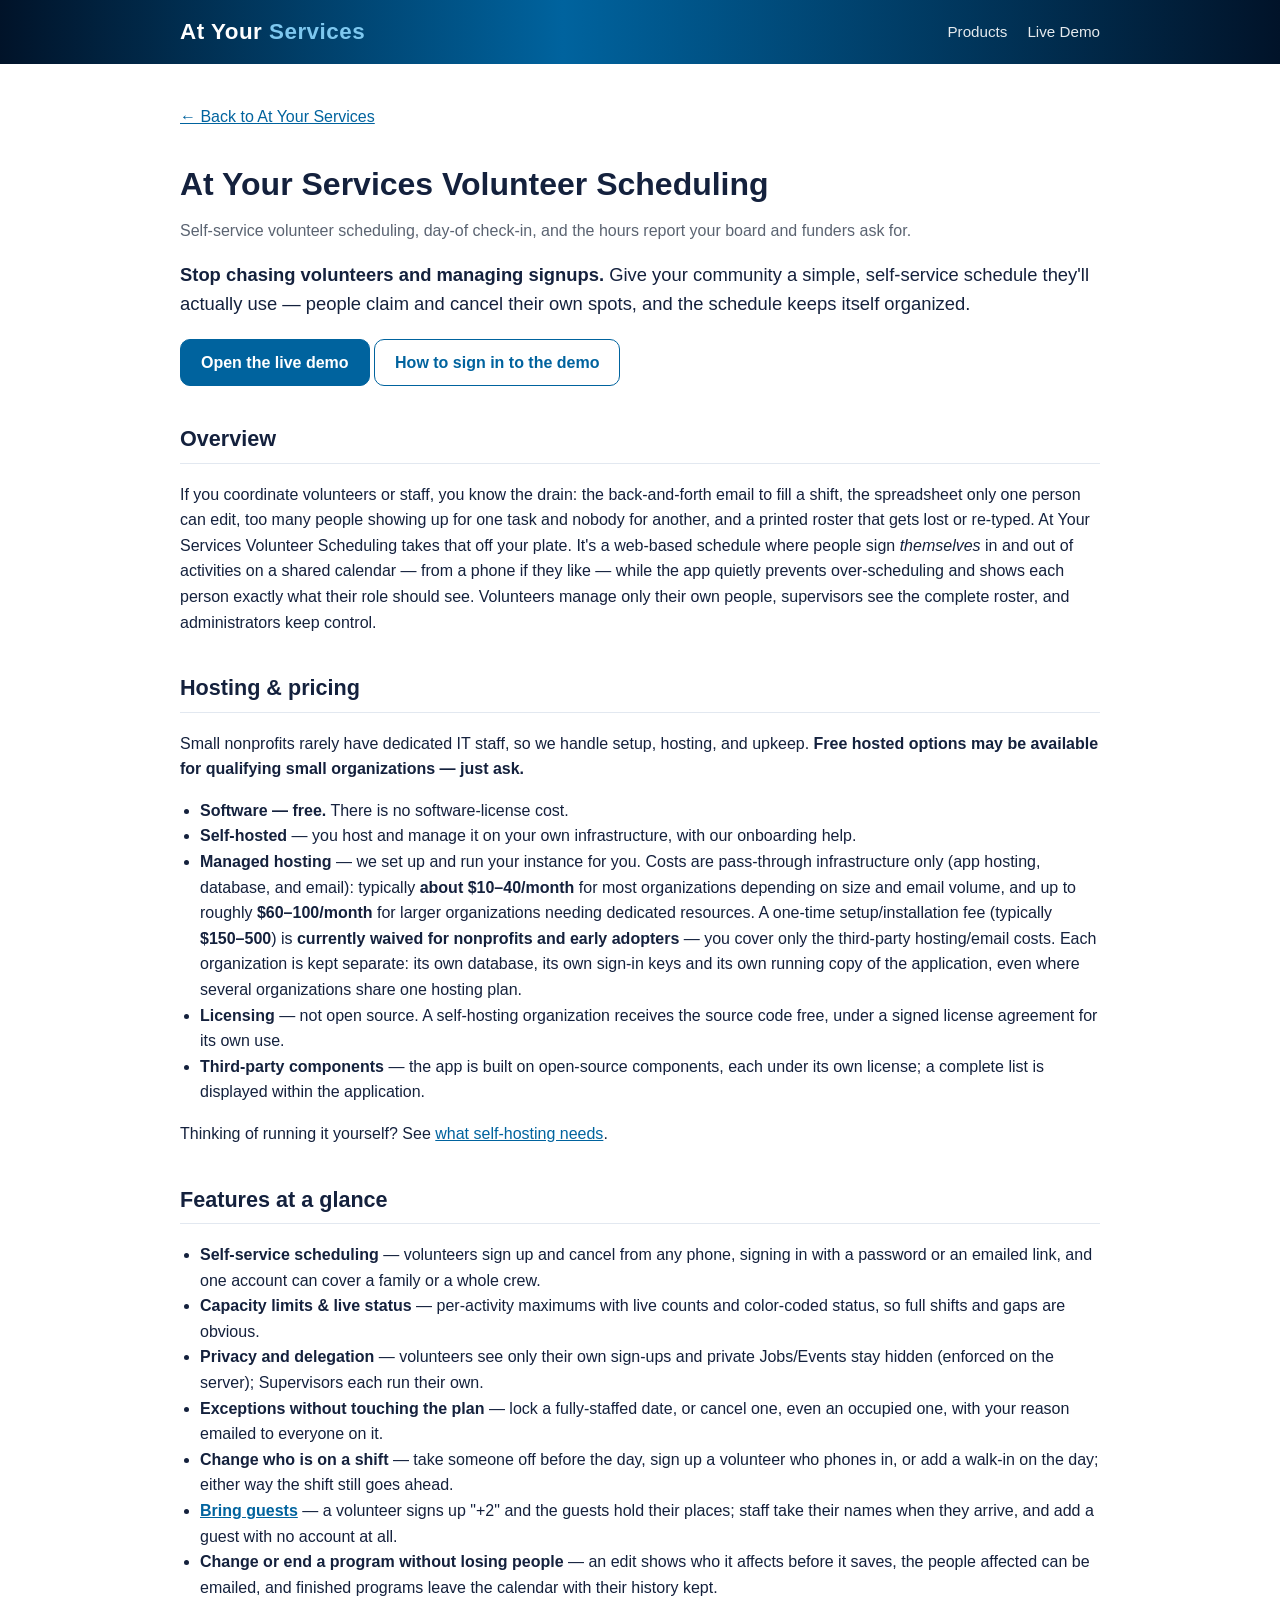
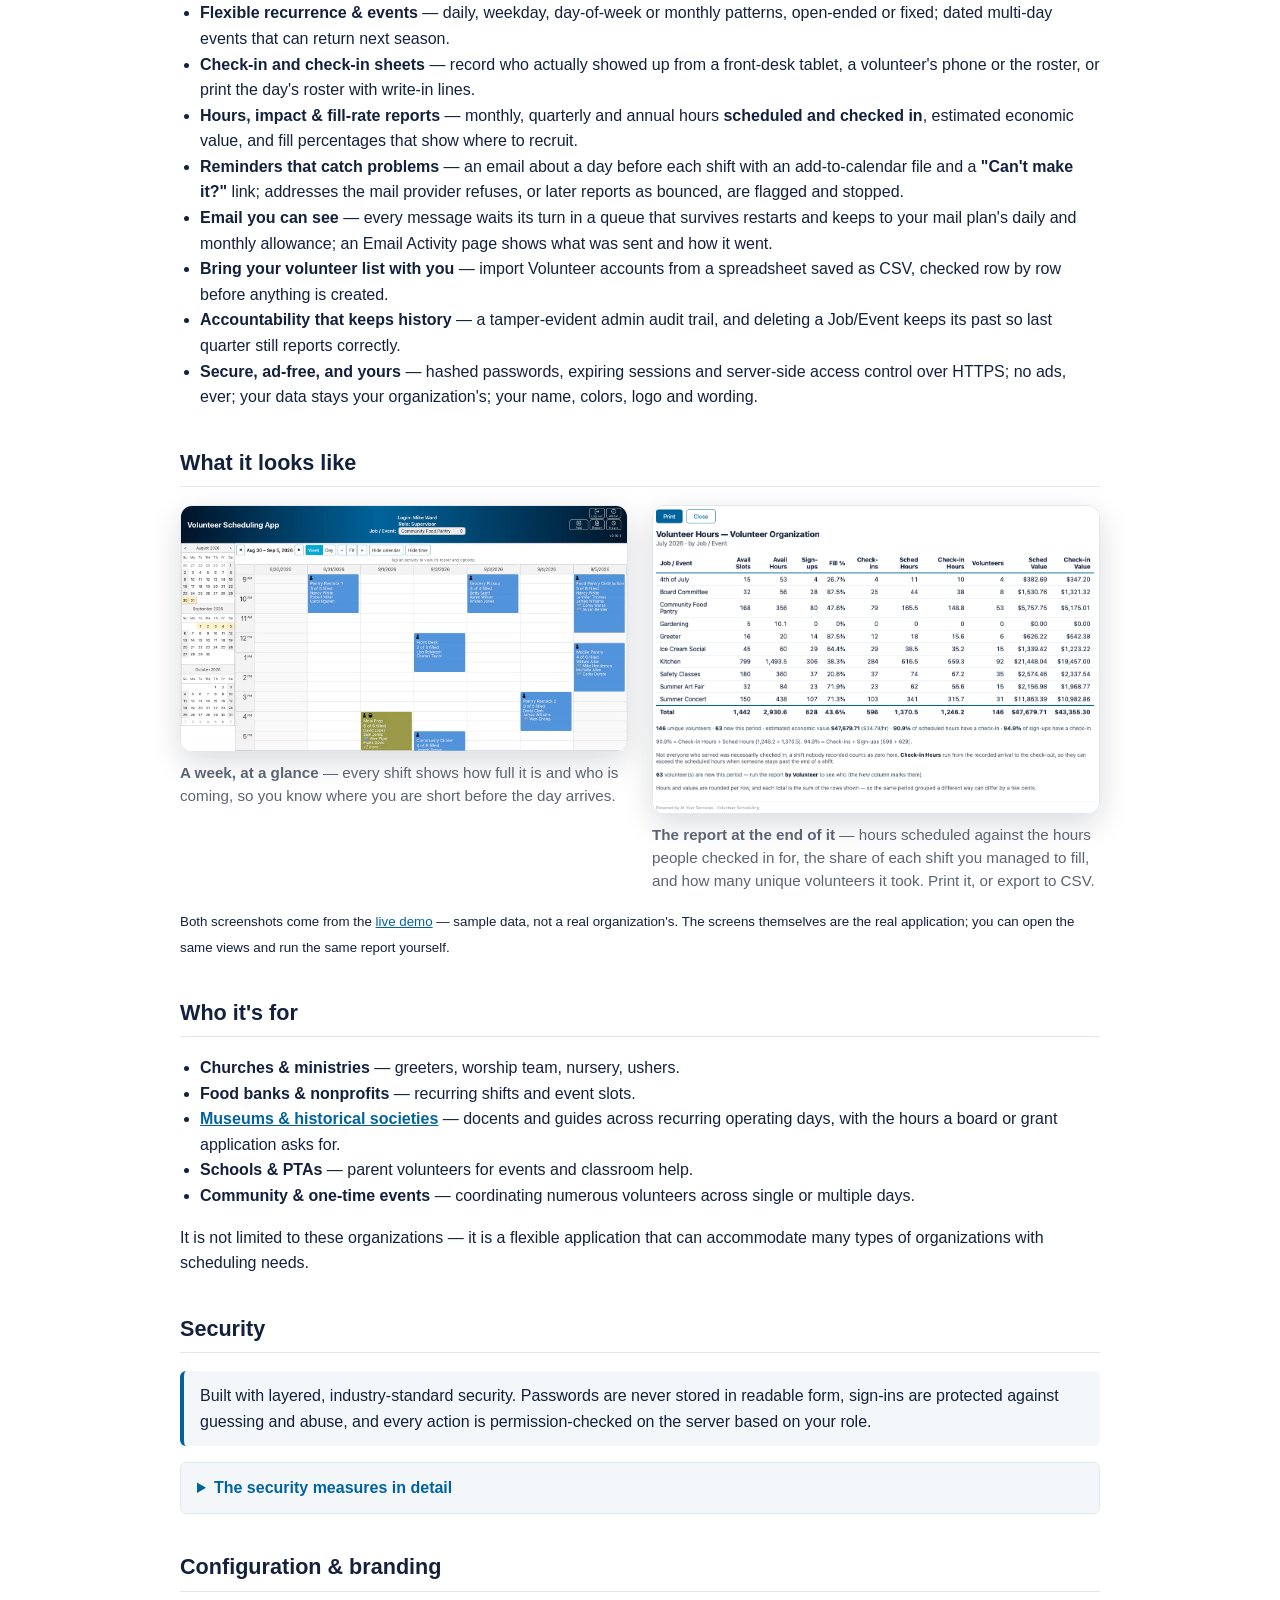
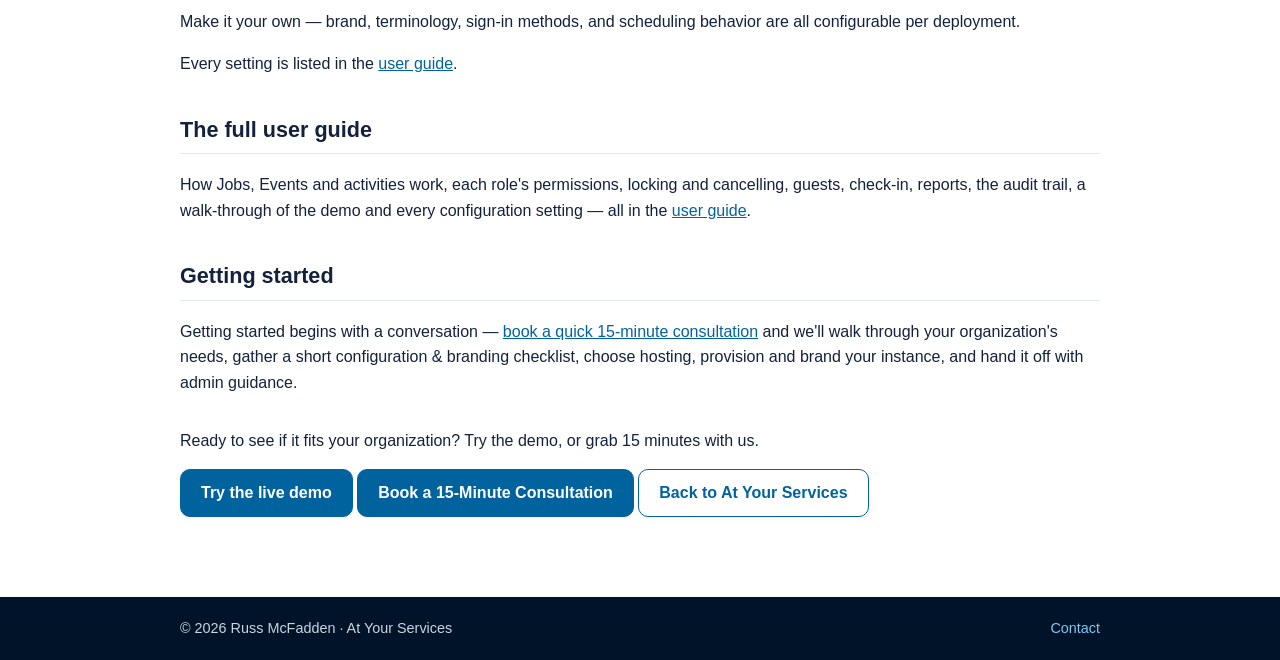
<file: products/scheduling.html>
<!DOCTYPE html>
<html lang="en">
<head>
  <meta charset="utf-8" />
  <meta name="viewport" content="width=device-width, initial-scale=1" />
  <title>Volunteer Scheduling Software: Check-in &amp; Reports | At Your Services</title>
  <meta name="description" content="Self-service volunteer scheduling: book and cancel your own spots, with capacity limits, day-of check-in that records who came, and volunteer-hours reports." />
  <link rel="canonical" href="https://atyourservices.org/products/scheduling" />
  <meta name="theme-color" content="#00639e" />

  <!-- Icons -->
  <link rel="icon" href="/favicon.svg" type="image/svg+xml" />
  <link rel="icon" href="/favicon.ico" sizes="any" />
  <link rel="apple-touch-icon" href="/apple-touch-icon.png" />

  <!-- Open Graph / Twitter -->
  <meta property="og:type" content="website" />
  <meta property="og:site_name" content="At Your Services" />
  <meta property="og:title" content="Volunteer Scheduling Software: Check-in &amp; Reports | At Your Services" />
  <meta property="og:description" content="Stop chasing volunteers. A simple, self-service schedule your community will actually use — book and cancel their own spots, capacity limits prevent over- and under-staffing, privacy by role." />
  <meta property="og:url" content="https://atyourservices.org/products/scheduling" />
  <meta property="og:image" content="https://atyourservices.org/og-image.png" />
  <meta property="og:image:width" content="1200" />
  <meta property="og:image:height" content="630" />
  <meta name="twitter:card" content="summary_large_image" />
  <meta name="twitter:title" content="Volunteer Scheduling Software: Check-in &amp; Reports | At Your Services" />
  <meta name="twitter:description" content="Stop chasing volunteers. A simple, self-service schedule your community will actually use — book and cancel their own spots, capacity limits prevent over- and under-staffing, privacy by role." />
  <meta name="twitter:image" content="https://atyourservices.org/og-image.png" />

  <!-- versioned: styles.css is served max-age=14400, so without this a reader who visited in the last
       four hours keeps the previous stylesheet and sees none of the layout fix. Bump on any styles.css
       change that this page depends on. -->
  <link rel="stylesheet" href="../styles.css?v=20260909" />

  <script type="application/ld+json">
  {
    "@context": "https://schema.org",
    "@type": "SoftwareApplication",
    "name": "At Your Services Volunteer Scheduling",
    "applicationCategory": "BusinessApplication",
    "operatingSystem": "Web",
    "url": "https://atyourservices.org/products/scheduling",
    "description": "Free, ad-free volunteer scheduling for small nonprofits. Volunteers claim and drop their own shifts from any phone, with family and group accounts, guests, day-of check-in, and volunteer-hours reports for boards and funders.",
    "image": "https://atyourservices.org/og-image.png",
    "dateModified": "2026-11-19",
    "offers": {
      "@type": "Offer",
      "price": "0",
      "priceCurrency": "USD",
      "description": "No software-license cost; optional managed hosting at pass-through infrastructure cost."
    },
    "publisher": {
      "@type": "Organization",
      "name": "At Your Services",
      "url": "https://atyourservices.org/"
    }
  }
  </script>

  <script type="application/ld+json">
  {
    "@context": "https://schema.org",
    "@type": "BreadcrumbList",
    "itemListElement": [
      { "@type": "ListItem", "position": 1, "name": "Home", "item": "https://atyourservices.org/" },
      { "@type": "ListItem", "position": 2, "name": "Products", "item": "https://atyourservices.org/#products" },
      { "@type": "ListItem", "position": 3, "name": "At Your Services Volunteer Scheduling", "item": "https://atyourservices.org/products/scheduling" }
    ]
  }
  </script>
</head>
<body>
  <header class="site-header">
    <div class="wrap header-inner">
      <a class="brand" href="/">At Your <span>Services</span></a>
      <nav class="nav">
        <a href="/#products">Products</a>
        <a href="/demo" target="_blank" rel="noopener">Live Demo</a>
      </nav>
    </div>
  </header>

  <main class="doc">
    <div class="wrap">
      <a class="backlink" href="/">← Back to At Your Services</a>
      <h1>At Your Services Volunteer Scheduling</h1>
      <p class="subtitle">Self-service volunteer scheduling, day-of check-in, and the hours report your board and funders ask for.</p>
      <p class="lead-hook">
        <strong>Stop chasing volunteers and managing signups.</strong> Give your community a simple,
        self-service schedule they'll actually use — people claim and cancel their own spots, and the
        schedule keeps itself organized.
      </p>
      <p>
        <a class="btn btn-primary" href="/demo" target="_blank" rel="noopener">Open the live demo</a>
        <a class="btn btn-ghost" href="scheduling-guide#accessing-the-live-demo">How to sign in to the demo</a>
      </p>

      <h2 id="overview">Overview</h2>
      <p>
        If you coordinate volunteers or staff, you know the drain: the back-and-forth email to fill a
        shift, the spreadsheet only one person can edit, too many people showing up for one task and
        nobody for another, and a printed roster that gets lost or re-typed. At Your Services Volunteer
        Scheduling takes that off your plate. It's a web-based schedule where people sign
        <em>themselves</em> in and out of activities on a shared calendar — from a phone if they like —
        while the app quietly prevents over-scheduling and shows each person exactly what their role should
        see. Volunteers manage only their own people, supervisors see the complete roster, and
        administrators keep control.
      </p>


      <!-- #pricing is the short anchor the home page links to; #hosting-pricing stays for old links. -->
      <h2 id="pricing"><span id="hosting-pricing"></span>Hosting &amp; pricing</h2>
      <p>Small nonprofits rarely have dedicated IT staff, so we handle setup, hosting, and upkeep. <strong>Free hosted options may be available for qualifying small organizations — just ask.</strong></p>
      <ul>
        <li><strong>Software — free.</strong> There is no software-license cost.</li>
        <li><strong>Self-hosted</strong> — you host and manage it on your own infrastructure, with our onboarding help.</li>
        <li><strong>Managed hosting</strong> — we set up and run your instance for you. Costs are pass-through infrastructure only (app hosting, database, and email): typically <strong>about $10&ndash;40/month</strong> for most organizations depending on size and email volume, and up to roughly <strong>$60&ndash;100/month</strong> for larger organizations needing dedicated resources. A one-time setup/installation fee (typically <strong>$150&ndash;500</strong>) is <strong>currently waived for nonprofits and early adopters</strong> &mdash; you cover only the third-party hosting/email costs. Each organization is kept separate: its own database, its own sign-in keys and its own running copy of the application, even where several organizations share one hosting plan.</li>
        <li><strong>Licensing</strong> — not open source. A self-hosting organization receives the source code free, under a signed license agreement for its own use.</li>
        <li><strong>Third-party components</strong> — the app is built on open-source components, each under its own license; a complete list is displayed within the application.</li>
      </ul>
      <p>Thinking of running it yourself? See <a href="scheduling-guide#self-hosting">what self-hosting needs</a>.</p>

      <h2 id="features-at-a-glance">Features at a glance</h2>
      <!-- One line each, on purpose. Every item below that needed a paragraph has an accordion further
           down the page carrying it at full length (locking &amp; cancelling, removing a person and the
           walk-in, the audit trail, the three ways to check in, security, configuration). Saying it twice
           a screen apart made the list unscannable and taught the reader nothing extra. Keep new entries
           to a bold lead plus one clause; the depth goes in the accordion. Merge into an existing line
           before adding one: past a dozen or so lines the list stops being scanned at all. -->
      <ul>
        <li><strong>Self-service scheduling</strong> — volunteers sign up and cancel from any phone, signing in with a password or an emailed link, and one account can cover a family or a whole crew.</li>
        <li><strong>Capacity limits &amp; live status</strong> — per-activity maximums with live counts and color-coded status, so full shifts and gaps are obvious.</li>
        <li><strong>Privacy and delegation</strong> — volunteers see only their own sign-ups and private Jobs/Events stay hidden (enforced on the server); Supervisors each run their own.</li>
        <li><strong>Exceptions without touching the plan</strong> — lock a fully-staffed date, or cancel one, even an occupied one, with your reason emailed to everyone on it.</li>
        <li><strong>Change who is on a shift</strong> — take someone off before the day, sign up a volunteer who phones in, or add a walk-in on the day; either way the shift still goes ahead.</li>
        <li><strong><a href="scheduling-guide#guests">Bring guests</a></strong> — a volunteer signs up "+2" and the guests hold their places; staff take their names when they arrive, and add a guest with no account at all.</li>
        <li><strong>Change or end a program without losing people</strong> — an edit shows who it affects before it saves, the people affected can be emailed, and finished programs leave the calendar with their history kept.</li>
        <li><strong>Flexible recurrence &amp; events</strong> — daily, weekday, day-of-week or monthly patterns, open-ended or fixed; dated multi-day events that can return next season.</li>
        <li><strong>Check-in and check-in sheets</strong> — record who actually showed up from a front-desk tablet, a volunteer's phone or the roster, or print the day's roster with write-in lines.</li>
        <li><strong>Hours, impact &amp; fill-rate reports</strong> — monthly, quarterly and annual hours <strong>scheduled and checked in</strong>, estimated economic value, and fill percentages that show where to recruit.</li>
        <li><strong>Reminders that catch problems</strong> — an email about a day before each shift with an add-to-calendar file and a <strong>"Can't make it?"</strong> link; addresses the mail provider refuses, or later reports as bounced, are flagged and stopped.</li>
        <li><strong>Email you can see</strong> — every message waits its turn in a queue that survives restarts and keeps to your mail plan's daily and monthly allowance; an Email Activity page shows what was sent and how it went.</li>
        <li><strong>Bring your volunteer list with you</strong> — import Volunteer accounts from a spreadsheet saved as CSV, checked row by row before anything is created.</li>
        <li><strong>Accountability that keeps history</strong> — a tamper-evident admin audit trail, and deleting a Job/Event keeps its past so last quarter still reports correctly.</li>
        <li><strong>Secure, ad-free, and yours</strong> — hashed passwords, expiring sessions and server-side access control over HTTPS; no ads, ever; your data stays your organization's; your name, colors, logo and wording.</li>
      </ul>


      <h2 id="screens">What it looks like</h2>
      <div class="shots">
        <figure class="shot">
          <img src="week-roster-preview.webp" width="1408" height="774"
               alt="A coordinator's week of volunteer shifts, each showing how many of its places are filled and the names of the people signed up"
               loading="lazy"
               onerror="this.closest('figure').style.display='none'" />
          <figcaption><strong>A week, at a glance</strong> — every shift shows how full it is and who is coming, so you know where you are short before the day arrives.</figcaption>
        </figure>
        <figure class="shot">
          <img src="hours-report-preview.webp" width="1175" height="808"
               alt="Volunteer hours report grouped by job and event, listing scheduled hours against check-in hours, the dollar value of that time, and the percentage of each shift filled"
               loading="lazy"
               onerror="this.closest('figure').style.display='none'" />
          <figcaption><strong>The report at the end of it</strong> — hours scheduled against the hours people checked in for, the share of each shift you managed to fill, and how many unique volunteers it took. Print it, or export to CSV.</figcaption>
        </figure>
      </div>
      <p><small>Both screenshots come from the <a href="/demo">live demo</a> — sample data, not a real
        organization's. The screens themselves are the real application; you can open the same views and
        run the same report yourself.</small></p>

      <h2 id="who-it-s-for">Who it's for</h2>
      <ul>
        <li><strong>Churches &amp; ministries</strong> — greeters, worship team, nursery, ushers.</li>
        <li><strong>Food banks &amp; nonprofits</strong> — recurring shifts and event slots.</li>
        <li><strong><a href="../volunteer-scheduling-for-museums">Museums &amp; historical societies</a></strong> — docents and guides across recurring operating days, with the hours a board or grant application asks for.</li>
        <li><strong>Schools &amp; PTAs</strong> — parent volunteers for events and classroom help.</li>
        <li><strong>Community &amp; one-time events</strong> — coordinating numerous volunteers across single or multiple days.</li>
      </ul>
      <p>It is not limited to these organizations — it is a flexible application that can accommodate many types of organizations with scheduling needs.</p>


      <h2 id="security">Security</h2>
      <p class="callout">
        Built with layered, industry-standard security. Passwords are never stored in readable form,
        sign-ins are protected against guessing and abuse, and every action is permission-checked on the
        server based on your role.
      </p>
      <details>
        <summary>The security measures in detail</summary>
      <ul>
        <li>Passwords hashed (never stored in readable form); optional passwordless email sign-in with expiring links.</li>
        <li>Signed-token sessions that expire automatically; protection against session theft (XSS); logout clears cached data.</li>
        <li>Role-based access control enforced server-side; private Jobs/Events visible only to assigned users.</li>
        <li>Rate limiting against brute-force and email-spam abuse; security HTTP headers; input validation and injection guards.</li>
        <li>Information transmitted over HTTPS when deployed behind TLS.</li>
      </ul>
      </details>


      <h2 id="configuration-branding">Configuration &amp; branding</h2>
      <p>Make it your own — brand, terminology, sign-in methods, and scheduling behavior are all configurable per deployment.</p>
      <p>Every setting is listed in the <a href="scheduling-guide#configuration-branding">user guide</a>.</p>

      <h2 id="user-guide">The full user guide</h2>
      <p>
        How Jobs, Events and activities work, each role's permissions, locking and cancelling, guests,
        check-in, reports, the audit trail, a walk-through of the demo and every configuration setting —
        all in the <a href="scheduling-guide">user guide</a>.
      </p>

      <h2 id="getting-started">Getting started</h2>
      <p>Getting started begins with a conversation — <a href="/#contact">book a quick 15-minute consultation</a> and we'll walk through your organization's needs, gather a short configuration &amp; branding checklist, choose hosting, provision and brand your instance, and hand it off with admin guidance.</p>



      <p style="margin-top:32px">Ready to see if it fits your organization? Try the demo, or grab 15 minutes with us.</p>
      <p>
        <a class="btn btn-primary" href="/demo" target="_blank" rel="noopener">Try the live demo</a>
        <a class="btn btn-primary" href="/book" target="_blank" rel="noopener">Book a 15-Minute Consultation</a>
        <a class="btn btn-ghost" href="/">Back to At Your Services</a>
      </p>
    </div>
  </main>

  <footer class="site-footer">
    <div class="wrap footer-inner">
      <span>© <span id="year"></span> Russ McFadden · At Your Services</span>
      <a href="/#contact">Contact</a>
    </div>
  </footer>
  <script>
    document.getElementById('year').textContent = new Date().getFullYear();

    // Anchor offset for the sticky header. The header is 64px wide and 98px narrow (.header-inner goes
    // to a column under 600px), and page zoom moves that boundary too - so any number written into the
    // CSS is a guess that is wrong somewhere. Measure it instead, and let scroll-margin-top follow.
    // The CSS fallback is the TALLER value: without this script an anchor lands a little low, never
    // underneath the header, which is the direction that still works.
    (function () {
      var hdr = document.querySelector('.site-header');
      if (!hdr) return;
      var set = function () {
        document.documentElement.style.setProperty('--header-h', hdr.offsetHeight + 'px');
      };
      set();
      addEventListener('resize', set);
    })();

    // These sections moved to the user guide on 2026-11-19. An old link to one of them (an email, a
    // bookmark) would otherwise land at the top of this page with nothing at its anchor - send it on.
    (function () {
      var moved = ["how-it-works", "roles", "locking-cancelling-occurrences", "changing-who-is-on-a-shift", "guests", "changing-or-ending-an-activity", "volunteer-check-in-verified-attendance", "printable-check-in-sheets", "volunteer-hours-capacity-reports", "accountability-history", "sign-in-registration", "accessing-the-live-demo", "what-s-in-the-demo"];
      var id = location.hash.slice(1);
      if (moved.indexOf(id) !== -1) location.replace("scheduling-guide#" + id);
    })();
  </script>
</body>
</html>
</file>
<file: styles.css>
/* At Your Services portfolio site - single stylesheet, no build step */
:root {
  --ink: #14213d;
  --muted: #5b6472;
  --accent: #00639e;
  --accent-dark: #011329;
  --bg: #ffffff;
  --bg-alt: #f4f7fa;
  --border: #e2e8f0;
  --radius: 10px;
  --wrap: 960px;
}

* { box-sizing: border-box; }
html { scroll-behavior: smooth; }
body {
  margin: 0;
  color: var(--ink);
  background: var(--bg);
  font-family: -apple-system, BlinkMacSystemFont, "Segoe UI", Roboto, "Helvetica Neue", Arial, sans-serif;
  line-height: 1.6;
}
.wrap { max-width: var(--wrap); margin: 0 auto; padding: 0 20px; }
a { color: var(--accent); }

/* header */
.site-header {
  background: linear-gradient(to right, var(--accent-dark) 0%, var(--accent) 44%, var(--accent-dark) 100%);
  color: #fff;
  position: sticky;
  top: 0;
  z-index: 50;
}
.header-inner { display: flex; align-items: center; justify-content: space-between; padding: 14px 20px; }
.brand { color: #fff; font-weight: 800; font-size: 1.4rem; text-decoration: none; letter-spacing: 0.5px; }
.brand span { color: #7ec8ef; }
.nav { display: flex; align-items: center; }
.nav a { color: #fff; text-decoration: none; margin-left: 20px; font-size: 0.95rem; opacity: 0.9; }
.nav a:hover { opacity: 1; text-decoration: underline; }
/* persistent demo button, always visible in the sticky header */
.nav a.nav-demo {
  background: #fff; color: var(--accent); opacity: 1; font-weight: 700;
  padding: 7px 16px; border-radius: 999px;
}
.nav a.nav-demo:hover { background: #eef6fb; text-decoration: none; }

/* hero */
.hero { padding: 64px 0 48px; background: var(--bg-alt); border-bottom: 1px solid var(--border); }
.hero h1 { font-size: 2.7rem; font-weight: 800; line-height: 1.15; letter-spacing: -0.5px; margin: 0 0 18px; max-width: 900px; }
.lead { font-size: 1.15rem; color: var(--muted); max-width: 680px; }

/* two-views showcase: volunteer + coordinator screenshots side by side */
.showcase-intro { font-size: 1.1rem; color: var(--muted); max-width: 720px; margin: 0 0 24px; }
.shots { display: grid; grid-template-columns: 1fr 1fr; gap: 24px; }
.shot { margin: 0; }
.shot img {
  width: 100%; height: auto; display: block;
  border-radius: 12px; border: 1px solid var(--border);
  box-shadow: 0 10px 30px rgba(1, 19, 41, 0.15);
}
.shot figcaption { margin-top: 10px; font-size: 0.95rem; color: var(--muted); line-height: 1.5; }
@media (max-width: 820px) { .shots { grid-template-columns: 1fr; } }

/* buttons */
.cta-row { display: flex; flex-wrap: wrap; gap: 12px; margin-top: 24px; }
.btn { display: inline-block; padding: 10px 20px; border-radius: var(--radius); text-decoration: none; font-weight: 600; border: 1px solid transparent; }
.btn-lg { padding: 13px 26px; font-size: 1.05rem; }
.btn-primary { background: var(--accent); color: #fff; border-color: var(--accent); }
.btn-primary:hover { background: #004f7e; }
.btn-ghost { background: #fff; color: var(--accent); border-color: var(--accent); }
.btn-ghost:hover { background: #eef6fb; }

/* sections */
.section { padding: 40px 0; }
/* An anchored section must clear the sticky header - see the measuring script on the page. The fallback
   is the tallest case (mobile column nav), so with no script a jump lands low rather than hidden. */
.section[id] { scroll-margin-top: calc(var(--header-h, 145px) + 12px); }
.section-alt { background: var(--bg-alt); border-top: 1px solid var(--border); border-bottom: 1px solid var(--border); }
.section h2 { font-size: 1.95rem; font-weight: 800; letter-spacing: -0.3px; margin: 0 0 20px; }
/* subheadings & prose inside standard sections */
.section h3 {
  font-size: 1.25rem;
  font-weight: 700;
  margin: 28px 0 8px;
}
.section > .wrap > p {
  max-width: 760px;
}

/* product block + feature cards */
.product h3 { margin: 0 0 6px; font-size: 1.5rem; }
.product-intro { color: var(--muted); font-size: 1.1rem; max-width: 680px; margin: 0 0 24px; }
.feature-grid { display: grid; grid-template-columns: repeat(auto-fit, minmax(230px, 1fr)); gap: 16px; margin-bottom: 24px; }
.feature-item { background: #fff; border: 1px solid var(--border); border-radius: var(--radius); padding: 18px; box-shadow: 0 1px 4px rgba(0,0,0,0.05); }
.feature-item .ico { font-size: 1.7rem; line-height: 1; }
.feature-item h4 { margin: 10px 0 4px; font-size: 1.02rem; }
.feature-item p { margin: 0; color: var(--muted); font-size: 0.93rem; line-height: 1.5; }
/* No .highlight variant: it marked "the two differentiators vs. SignUpGenius" back when the grid held
   13 tiles. At six - all of them chosen as differentiators - accenting a third of them read as patchy
   rather than emphatic, and it sat on the wrong pair (ads/coordinators, not check-in/hours). */

.card { background: #fff; border: 1px solid var(--border); border-radius: var(--radius); padding: 24px; box-shadow: 0 1px 4px rgba(0,0,0,0.06); }
.card h3 { margin-top: 0; }
.card-muted { background: var(--bg-alt); }
.product-more { color: var(--muted); font-size: 0.95rem; max-width: 680px; margin: 20px 0 0; }
.hero-note { color: var(--muted); font-size: 0.92rem; margin: 18px 0 0; }

/* how it works - a real <ol> so the sequence lives in the markup, not only in the styling */
.steps { list-style: none; counter-reset: step; padding: 0; margin: 0;
  display: grid; grid-template-columns: repeat(auto-fit, minmax(240px, 1fr)); gap: 16px; }
.steps li { counter-increment: step; background: #fff; border: 1px solid var(--border);
  border-radius: var(--radius); padding: 18px; box-shadow: 0 1px 4px rgba(0,0,0,0.05); }
.steps li::before { content: counter(step); display: flex; align-items: center; justify-content: center;
  width: 30px; height: 30px; border-radius: 999px; background: var(--accent); color: #fff;
  font-weight: 700; font-size: 0.95rem; }
.steps h3 { margin: 12px 0 4px; font-size: 1.05rem; }
.steps p { margin: 0; color: var(--muted); font-size: 0.93rem; line-height: 1.5; }
/* the volunteer's own phone, so a coordinator can see what they are asking people to use. Narrow and
   tall, so it is capped rather than stretched to the column - a 620px-wide grab blown up looks fake. */
.phone-shot { margin: 24px 0 0; display: flex; flex-direction: column; align-items: center; text-align: center; }
.phone-shot img { width: 100%; max-width: 345px; height: auto; display: block;
  border-radius: 14px; border: 1px solid var(--border); box-shadow: 0 10px 30px rgba(1, 19, 41, 0.15); }
.phone-shot figcaption { margin-top: 12px; max-width: 460px; font-size: 0.93rem; color: var(--muted); line-height: 1.5; }

/* privacy & trust - reassurance, so it reads as a checklist rather than a pitch */
.trust-list { list-style: none; padding: 0; margin: 0; max-width: 760px; }
.trust-list li { position: relative; padding-left: 26px; margin-bottom: 14px; color: var(--muted); }
.trust-list li::before { content: "\2713"; position: absolute; left: 0; color: var(--accent); font-weight: 700; }
.trust-list strong { color: var(--ink); }

.contact-list { list-style: none; padding: 0; }
.contact-list li { margin: 4px 0; }

/* footer */
.site-footer { background: var(--accent-dark); color: #cbd5e1; }
.footer-inner { display: flex; align-items: center; justify-content: space-between; gap: 12px; flex-wrap: wrap; padding: 20px; font-size: 0.9rem; }
.footer-links a { margin-left: 18px; }
.footer-links a:first-child { margin-left: 0; }
.site-footer a { color: #7ec8ef; text-decoration: none; }
.site-footer a:hover { text-decoration: underline; }

/* product description page */
.doc { padding: 40px 0 64px; }
.doc h1 { font-size: 2rem; margin-bottom: 8px; }
.doc .subtitle { color: var(--muted); margin-top: 0; }
.doc h2 { font-size: 1.35rem; margin-top: 36px; border-bottom: 1px solid var(--border); padding-bottom: 6px;
  /* .site-header is sticky, so an anchored jump lands the heading UNDER it unless the target reserves
     at least the header's height - and that height is not one number (64px wide, 98px narrow, and page
     zoom moves the boundary). --header-h is measured by the inline script on the page; the fallback is
     the TALLER case on purpose, so with no script an anchor sits low rather than hidden. */
  scroll-margin-top: calc(var(--header-h, 98px) + 12px); }
/* Contents list on the long product page - a <details> so it is one line until wanted, using the same
   styling as the page's other accordions. Its <summary> is not a heading, so the jump list stays out of
   the outline it describes. */
.doc .toc ul { list-style: none; padding: 0; margin: 0 0 4px; display: flex; flex-wrap: wrap; gap: 6px 18px; }
/* one entry per line, never broken mid-phrase - a wrapped "Volunteer check-in & verified attendance"
   reads as two entries */
.doc .toc li { font-size: 0.95rem; white-space: nowrap; }
.doc h3 { font-size: 1.1rem; margin-top: 24px; }
.doc ul { padding-left: 20px; }
.doc li > ul { margin: 6px 0 10px; }
.doc .backlink { display: inline-block; margin-bottom: 8px; }
.doc .legend span { display: inline-block; width: 14px; height: 14px; border-radius: 3px; vertical-align: middle; margin-right: 8px; }
.doc .callout { background: var(--bg-alt); border-left: 4px solid var(--accent); padding: 12px 16px; border-radius: 6px; }
.doc .lead-hook { font-size: 1.15rem; color: var(--ink); margin: 8px 0 20px; }
.doc details { background: var(--bg-alt); border: 1px solid var(--border); border-radius: 6px; padding: 4px 16px; margin: 12px 0; }
.doc details[open] { padding-bottom: 12px; }
.doc details summary { cursor: pointer; font-weight: 600; color: var(--accent); padding: 8px 0; }
.doc details summary:hover { text-decoration: underline; }

@media (max-width: 820px) {
  .hero-grid { grid-template-columns: 1fr; gap: 28px; }
  .hero-shot { order: 2; }
}

@media (max-width: 600px) {
  .hero h1 { font-size: 1.95rem; }
  /* this is what makes the sticky header 98px instead of 64px; the anchor offset no longer has to be
     restated here, because it is measured from the header itself (see --header-h) */
  .header-inner { flex-direction: column; gap: 10px; }
  .nav { flex-wrap: wrap; justify-content: center; }
  .nav a { margin: 0 8px; }
  .nav a.nav-demo { margin: 4px 8px 0; }
}
</file>
